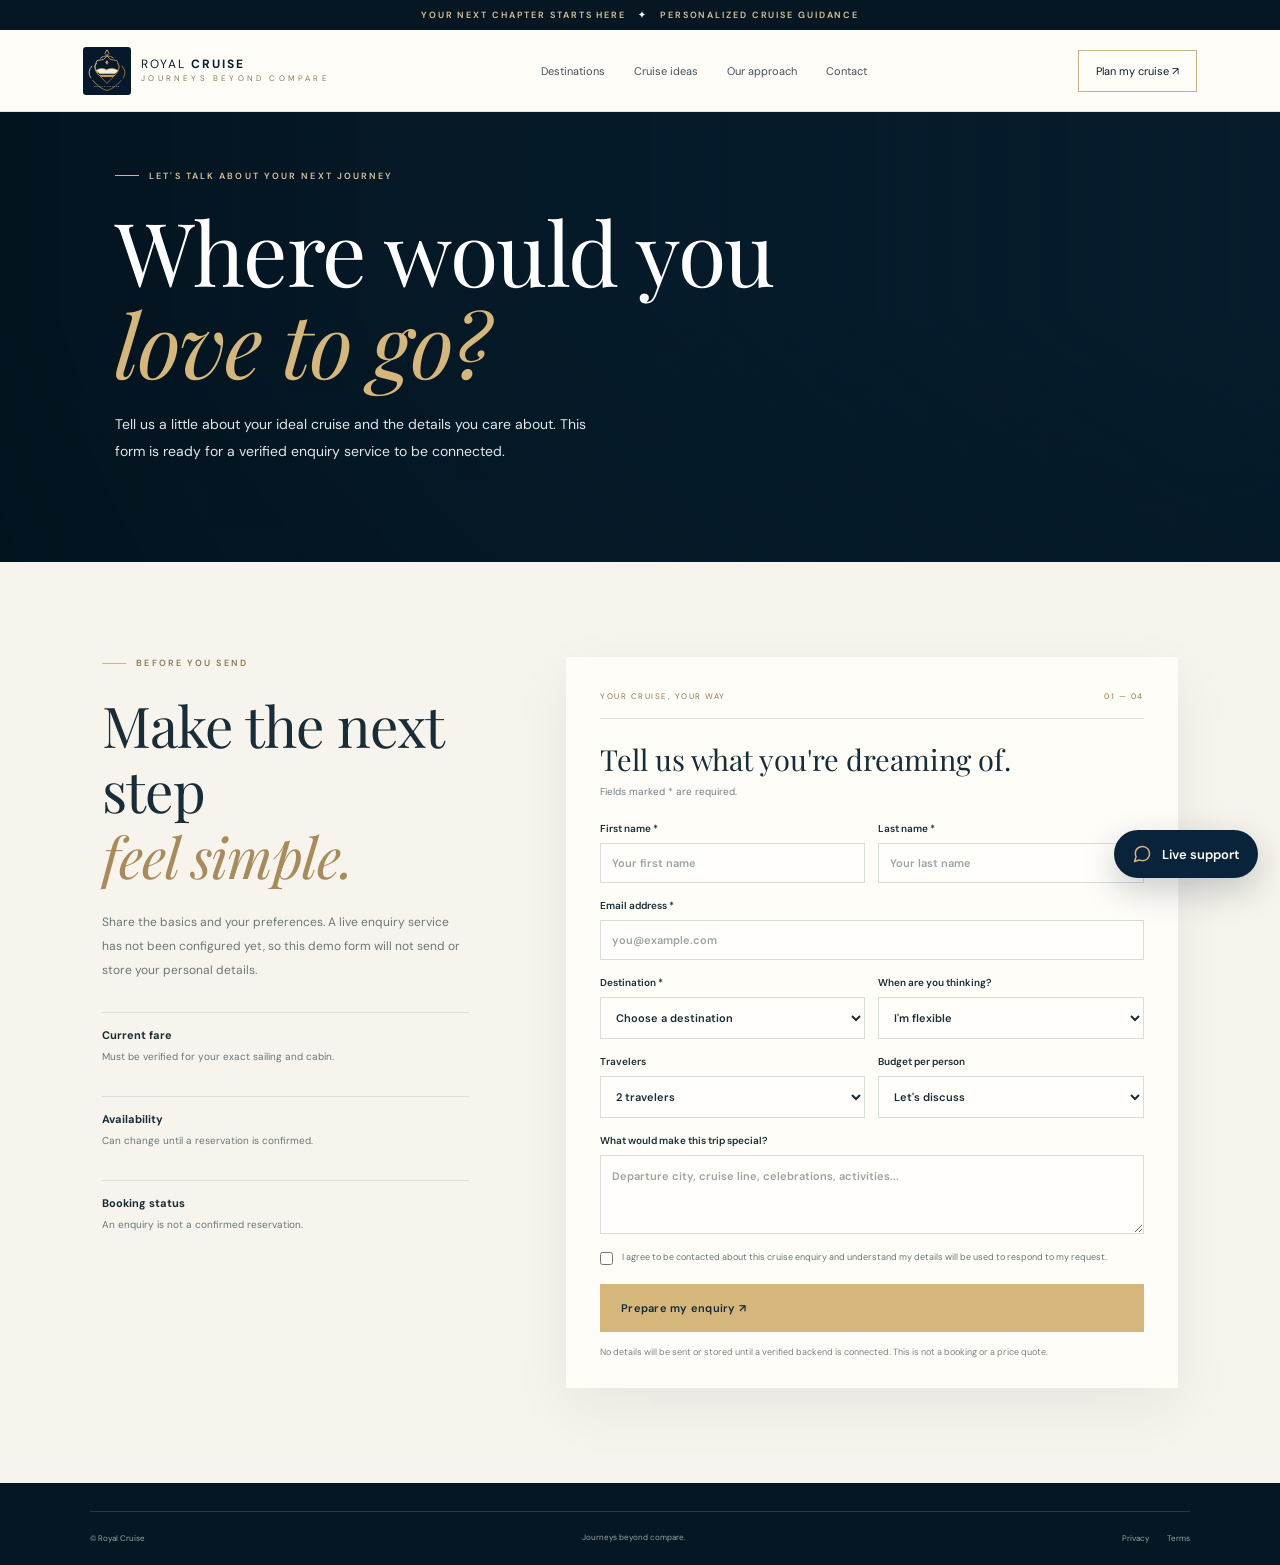
<file: contact.html>
<!doctype html><html lang="en"><head><meta charset="utf-8"><meta name="viewport" content="width=device-width,initial-scale=1"><title>Plan Your Cruise | Royal Cruise</title><meta name="description" content="Tell Royal Cruise what you're looking for and start a personalized cruise planning enquiry."><link rel="stylesheet" href="./styles.css"><link rel="stylesheet" href="./pages.css"><link href="https://fonts.googleapis.com/css2?family=DM+Sans:wght@400;500;600;700&family=Playfair+Display:ital,wght@0,400;0,500;1,400&display=swap" rel="stylesheet"><link rel="icon" type="image/svg+xml" href="./assets/royal-cruise-logo.svg"><link rel="shortcut icon" href="./assets/royal-cruise-logo.svg" type="image/svg+xml"></head><body><div class="announcement">YOUR NEXT CHAPTER STARTS HERE <span>✦</span> PERSONALIZED CRUISE GUIDANCE</div><header class="header"><a class="brand" href="./index.html"><img class="brand-logo" src="./assets/royal-cruise-logo.svg" alt=""><span class="brand-name">ROYAL <b>CRUISE</b><small>JOURNEYS BEYOND COMPARE</small></span></a><button class="menu-toggle" aria-label="Open navigation" aria-expanded="false">☰</button><nav class="nav"><a href="./destinations.html">Destinations</a><a href="./cruise-ideas.html">Cruise ideas</a><a href="./planning.html">Our approach</a><a href="./contact.html">Contact</a></nav><a class="nav-cta" href="./contact.html">Plan my cruise ↗</a></header><main class="page-main"><section class="page-hero contact-hero" style="--page-image:url('https://images.unsplash.com/photo-1548574505-5e239809ee19?auto=format&fit=crop&w=2000&q=85')"><div class="page-hero-content"><p class="eyebrow"><span></span> LET'S TALK ABOUT YOUR NEXT JOURNEY</p><h1>Where would you<br><em>love to go?</em></h1><p>Tell us a little about your ideal cruise and the details you care about. This form is ready for a verified enquiry service to be connected.</p></div></section><section class="page-section contact-layout"><div><p class="eyebrow dark"><span></span> BEFORE YOU SEND</p><h2>Make the next step<br><em>feel simple.</em></h2><p class="contact-explainer">Share the basics and your preferences. A live enquiry service has not been configured yet, so this demo form will not send or store your personal details.</p><div class="contact-points"><p><b>Current fare</b><span>Must be verified for your exact sailing and cabin.</span></p><p><b>Availability</b><span>Can change until a reservation is confirmed.</span></p><p><b>Booking status</b><span>An enquiry is not a confirmed reservation.</span></p></div></div><form class="enquiry-form" id="enquiry-form"><div class="form-top"><span>YOUR CRUISE, YOUR WAY</span><span>01 — 04</span></div><h3>Tell us what you're dreaming of.</h3><p>Fields marked * are required.</p><div class="form-row"><label>First name *<input name="firstName" autocomplete="given-name" required maxlength="80" placeholder="Your first name"></label><label>Last name *<input name="lastName" autocomplete="family-name" required maxlength="80" placeholder="Your last name"></label></div><label>Email address *<input type="email" name="email" autocomplete="email" required maxlength="254" placeholder="you@example.com"></label><div class="form-row"><label>Destination *<select name="destination" id="destination" required><option value="">Choose a destination</option><option>Caribbean</option><option>Bahamas</option><option>Alaska</option><option>Mediterranean / Europe</option><option>Mexico</option><option>Not sure yet</option></select></label><label>When are you thinking?<select name="timing"><option value="">I'm flexible</option><option>Within 3 months</option><option>3–6 months</option><option>6–12 months</option><option>More than a year away</option></select></label></div><div class="form-row"><label>Travelers<select name="travelers"><option>1 traveler</option><option selected>2 travelers</option><option>3–4 travelers</option><option>5–6 travelers</option><option>7+ travelers</option></select></label><label>Budget per person<select name="budget"><option value="">Let's discuss</option><option>Under $1,000</option><option>$1,000–$2,000</option><option>$2,000–$4,000</option><option>$4,000+</option></select></label></div><label>What would make this trip special?<textarea name="notes" rows="3" maxlength="2000" placeholder="Departure city, cruise line, celebrations, activities..."></textarea></label><label class="consent"><input type="checkbox" name="consent" required><span>I agree to be contacted about this cruise enquiry and understand my details will be used to respond to my request.</span></label><button class="button button-gold submit-button" type="submit">Prepare my enquiry ↗</button><div class="form-message" role="status" aria-live="polite"></div><small class="form-privacy">No details will be sent or stored until a verified backend is connected. This is not a booking or a price quote.</small></form></section></main><footer class="footer"><div class="footer-bottom"><span>© <span id="year"></span> Royal Cruise</span><span>Journeys beyond compare.</span><div><a href="./privacy.html">Privacy</a><a href="./terms.html">Terms</a></div></div></footer><script src="./app.js" defer></script><script src="./pages.js" defer></script><script src="./support-chat.js" defer></script></body></html>
</file>
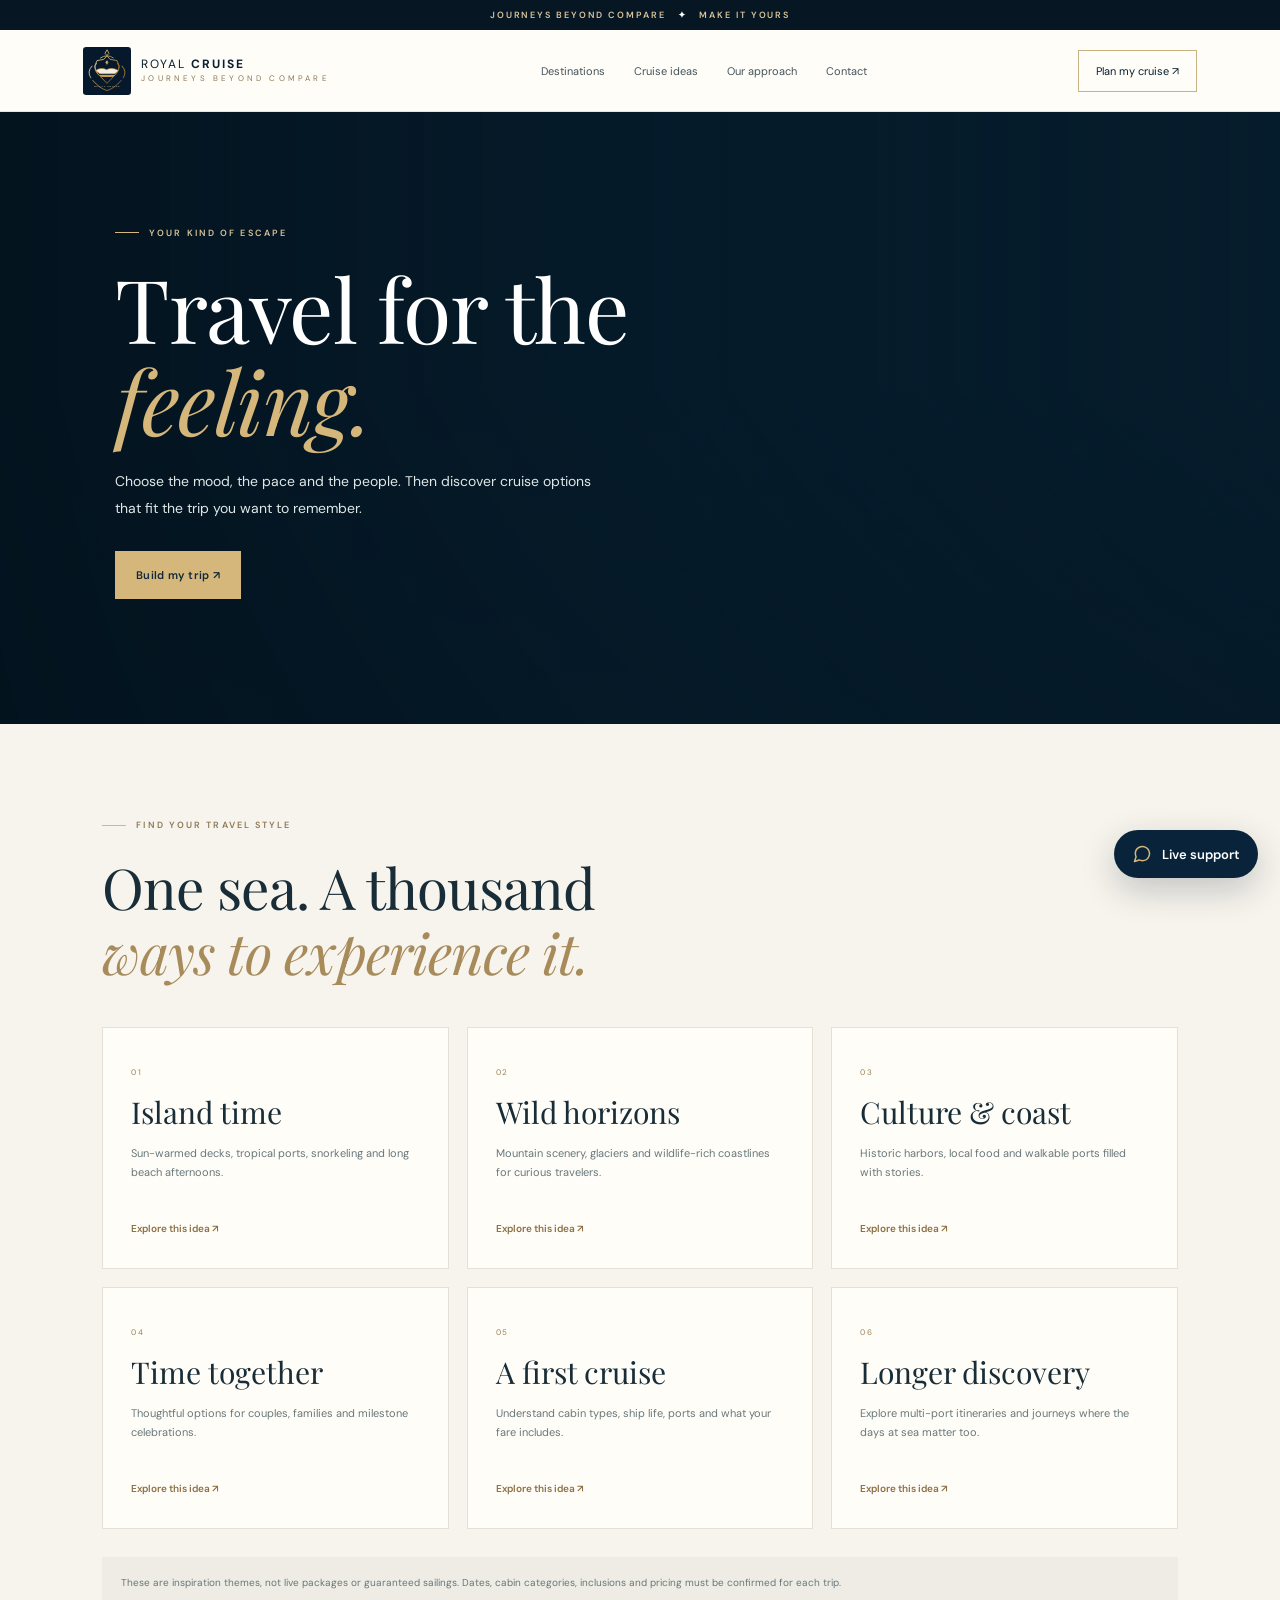
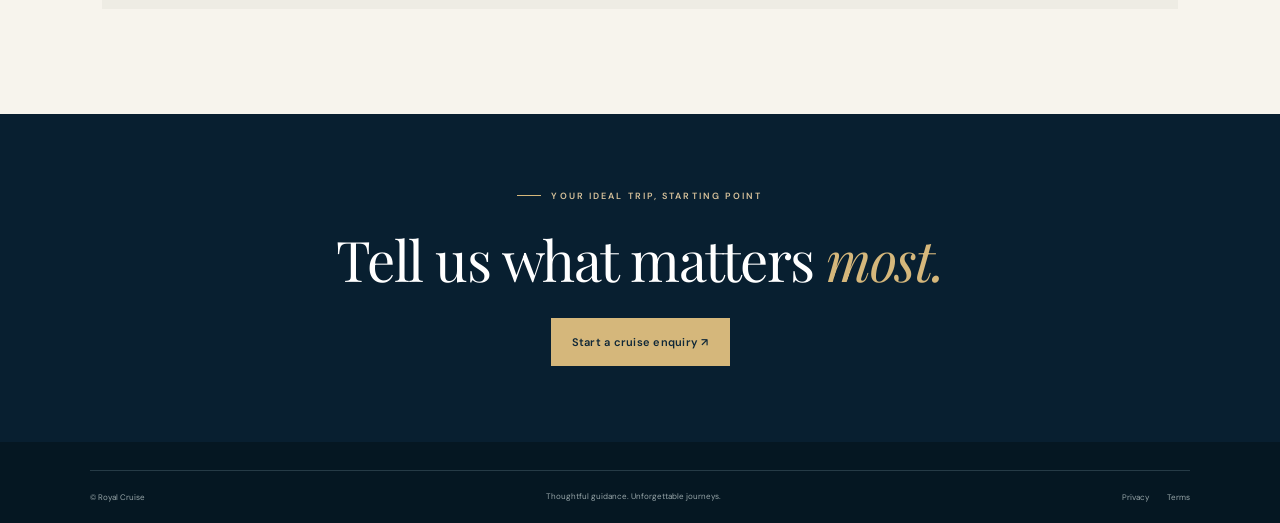
<file: cruise-ideas.html>
<!doctype html><html lang="en"><head><meta charset="utf-8"><meta name="viewport" content="width=device-width,initial-scale=1"><title>Cruise Ideas | Royal Cruise</title><meta name="description" content="Discover cruise holiday ideas for sun seekers, curious explorers, couples and families."><link rel="stylesheet" href="./styles.css"><link rel="stylesheet" href="./pages.css"><link href="https://fonts.googleapis.com/css2?family=DM+Sans:wght@400;500;600;700&family=Playfair+Display:ital,wght@0,400;0,500;1,400&display=swap" rel="stylesheet"><link rel="icon" type="image/svg+xml" href="./assets/royal-cruise-logo.svg"><link rel="shortcut icon" href="./assets/royal-cruise-logo.svg" type="image/svg+xml"></head><body><div class="announcement">JOURNEYS BEYOND COMPARE <span>✦</span> MAKE IT YOURS</div><header class="header"><a class="brand" href="./index.html"><img class="brand-logo" src="./assets/royal-cruise-logo.svg" alt=""><span class="brand-name">ROYAL <b>CRUISE</b><small>JOURNEYS BEYOND COMPARE</small></span></a><button class="menu-toggle" aria-label="Open navigation" aria-expanded="false">☰</button><nav class="nav"><a href="./destinations.html">Destinations</a><a href="./cruise-ideas.html">Cruise ideas</a><a href="./planning.html">Our approach</a><a href="./contact.html">Contact</a></nav><a class="nav-cta" href="./contact.html">Plan my cruise ↗</a></header><main class="page-main"><section class="page-hero" style="--page-image:url('https://images.unsplash.com/photo-1548574505-5e239809ee19?auto=format&fit=crop&w=2000&q=85')"><div class="page-hero-content"><p class="eyebrow"><span></span> YOUR KIND OF ESCAPE</p><h1>Travel for the <em>feeling.</em></h1><p>Choose the mood, the pace and the people. Then discover cruise options that fit the trip you want to remember.</p><a class="button button-gold" href="./contact.html">Build my trip ↗</a></div></section><section class="page-section"><div class="page-heading"><p class="eyebrow dark"><span></span> FIND YOUR TRAVEL STYLE</p><h2>One sea. A thousand<br><em>ways to experience it.</em></h2></div><div class="idea-grid"><article><span>01</span><h3>Island time</h3><p>Sun-warmed decks, tropical ports, snorkeling and long beach afternoons.</p><a href="./contact.html?interest=Island%20time">Explore this idea ↗</a></article><article><span>02</span><h3>Wild horizons</h3><p>Mountain scenery, glaciers and wildlife-rich coastlines for curious travelers.</p><a href="./contact.html?interest=Wild%20horizons">Explore this idea ↗</a></article><article><span>03</span><h3>Culture & coast</h3><p>Historic harbors, local food and walkable ports filled with stories.</p><a href="./contact.html?interest=Culture%20and%20coast">Explore this idea ↗</a></article><article><span>04</span><h3>Time together</h3><p>Thoughtful options for couples, families and milestone celebrations.</p><a href="./contact.html?interest=Time%20together">Explore this idea ↗</a></article><article><span>05</span><h3>A first cruise</h3><p>Understand cabin types, ship life, ports and what your fare includes.</p><a href="./contact.html?interest=First%20cruise">Explore this idea ↗</a></article><article><span>06</span><h3>Longer discovery</h3><p>Explore multi-port itineraries and journeys where the days at sea matter too.</p><a href="./contact.html?interest=Longer%20discovery">Explore this idea ↗</a></article></div><p class="availability-note">These are inspiration themes, not live packages or guaranteed sailings. Dates, cabin categories, inclusions and pricing must be confirmed for each trip.</p></section><section class="page-cta"><p class="eyebrow"><span></span> YOUR IDEAL TRIP, STARTING POINT</p><h2>Tell us what matters <em>most.</em></h2><a class="button button-gold" href="./contact.html">Start a cruise enquiry ↗</a></section></main><footer class="footer"><div class="footer-bottom"><span>© <span id="year"></span> Royal Cruise</span><span>Thoughtful guidance. Unforgettable journeys.</span><div><a href="./privacy.html">Privacy</a><a href="./terms.html">Terms</a></div></div></footer><script src="./app.js" defer></script><script src="./pages.js" defer></script><script src="./support-chat.js" defer></script></body></html>
</file>
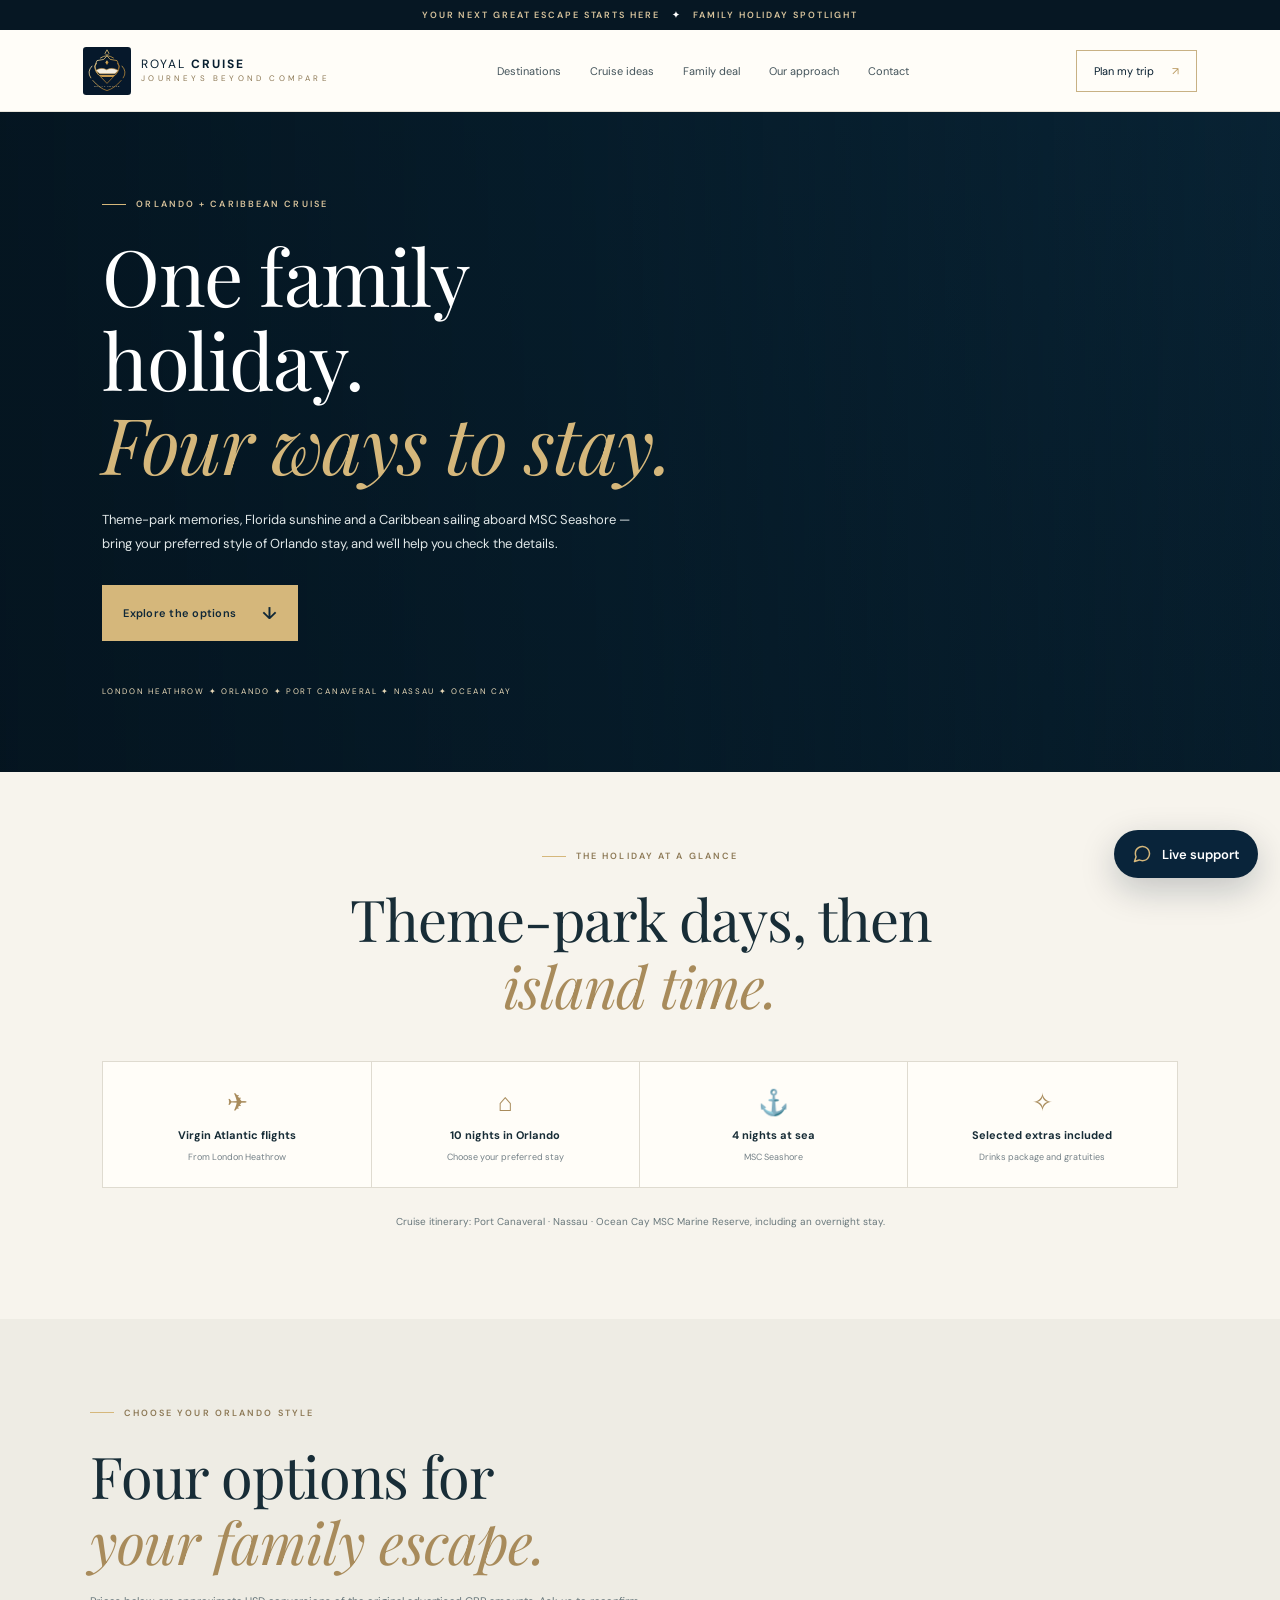
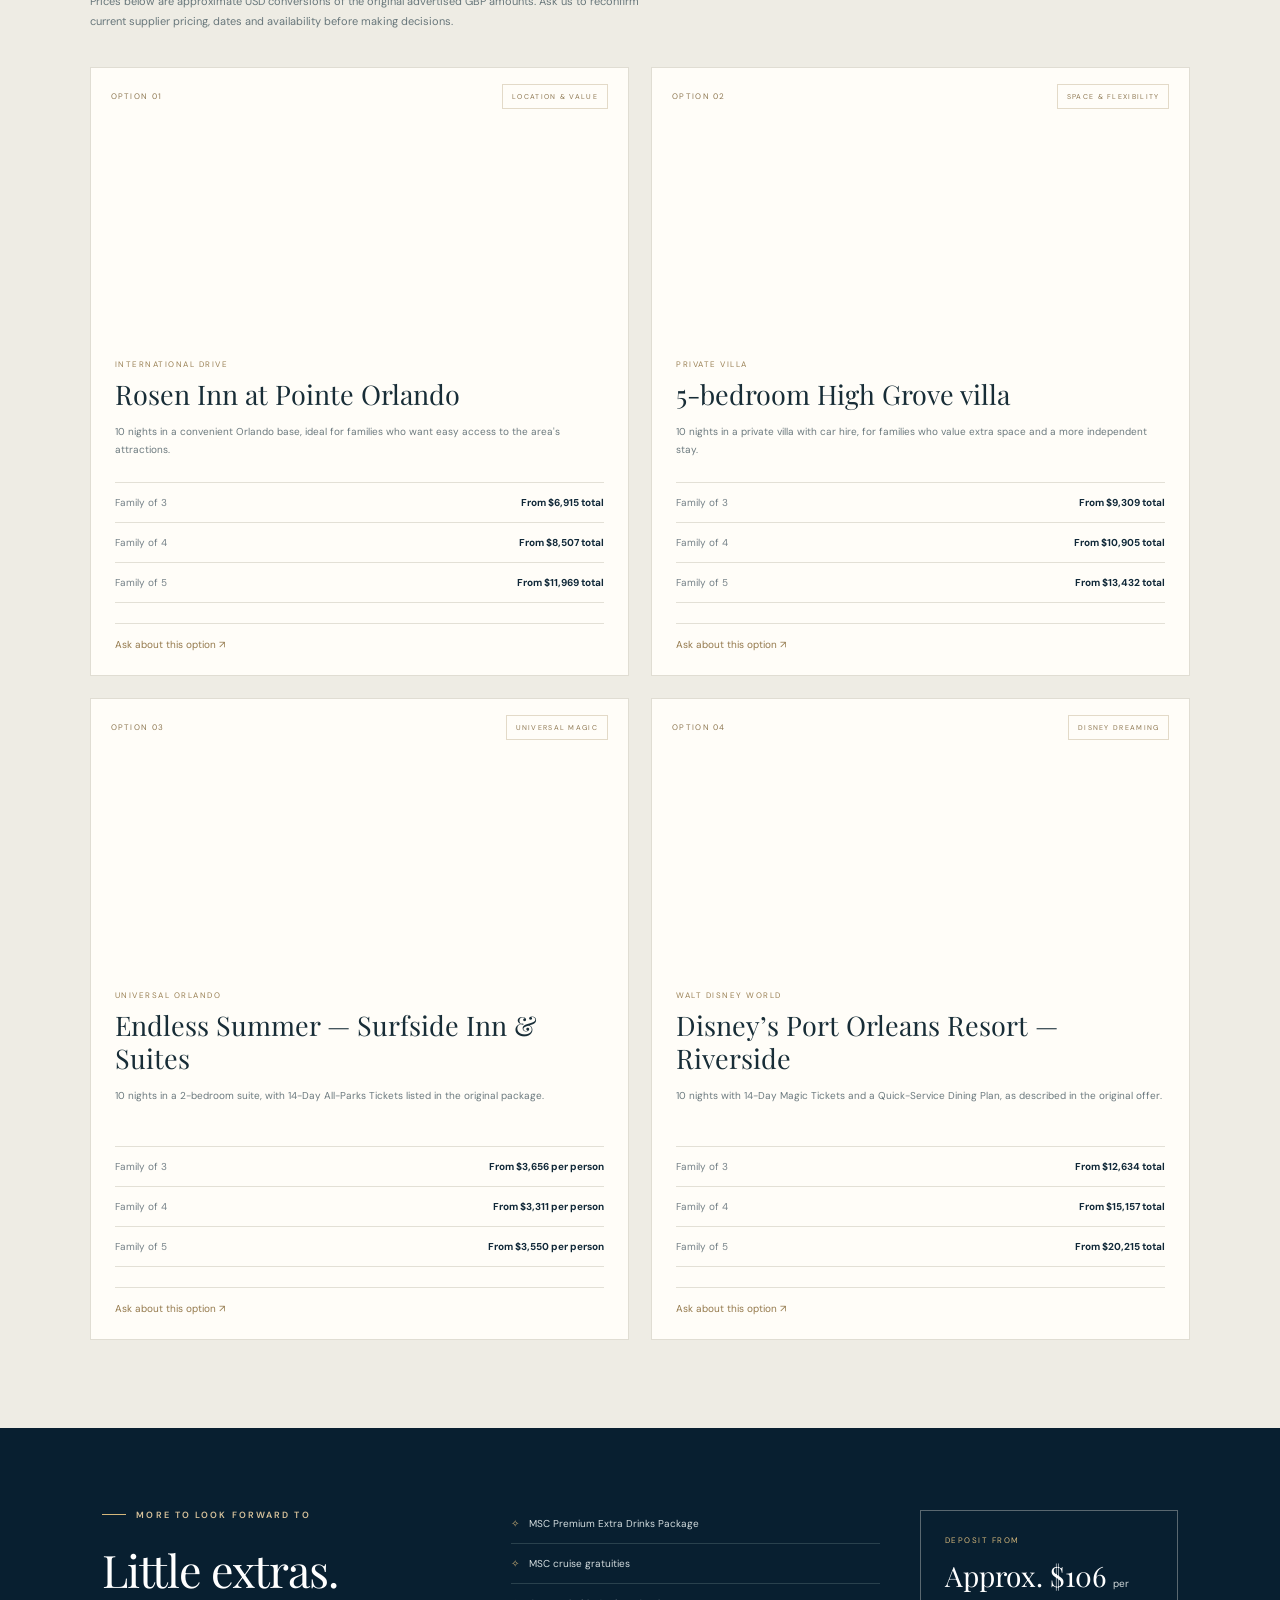
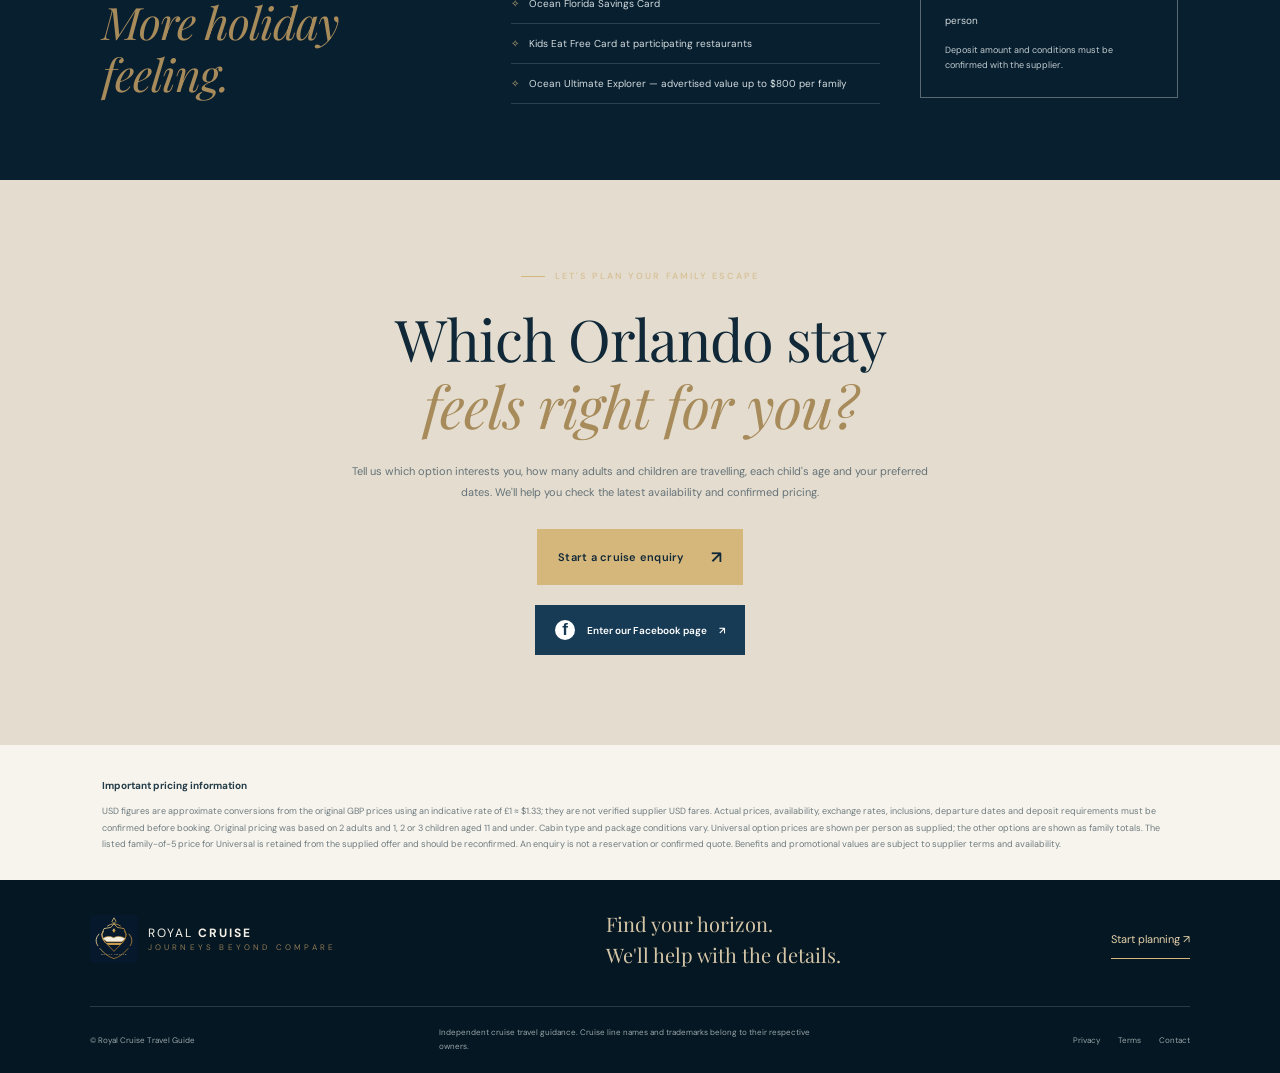
<file: family-cruise-deal.html>
<!doctype html>
<html lang="en">
<head>
<meta charset="utf-8"><meta name="viewport" content="width=device-width,initial-scale=1">
<title>Orlando & Caribbean Cruise Family Holiday | Royal Cruise</title>
<meta name="description" content="Explore four Orlando stay options paired with a 4-night Caribbean cruise aboard MSC Seashore. Request current pricing and availability from Royal Cruise Travel Guide.">
<meta name="theme-color" content="#071d2c">
<link rel="icon" href="./assets/royal-cruise-logo.svg" type="image/svg+xml">
<link rel="preconnect" href="https://fonts.googleapis.com"><link rel="preconnect" href="https://fonts.gstatic.com" crossorigin>
<link href="https://fonts.googleapis.com/css2?family=DM+Sans:wght@400;500;600;700&family=Playfair+Display:ital,wght@0,400;0,500;0,600;1,400&display=swap" rel="stylesheet">
<link rel="stylesheet" href="./styles.css"><link rel="stylesheet" href="./pages.css"><link rel="stylesheet" href="./family-deal.css">
</head>
<body>
<div class="announcement">YOUR NEXT GREAT ESCAPE STARTS HERE <span>✦</span> FAMILY HOLIDAY SPOTLIGHT</div>
<header class="header"><a class="brand" href="./index.html" aria-label="Royal Cruise home"><img class="brand-logo" src="./assets/royal-cruise-logo.svg" alt=""><span class="brand-name">ROYAL <b>CRUISE</b><small>JOURNEYS BEYOND COMPARE</small></span></a><button class="menu-toggle" aria-label="Open navigation" aria-expanded="false">☰</button><nav class="nav"><a href="./destinations.html">Destinations</a><a href="./cruise-ideas.html">Cruise ideas</a><a href="./family-cruise-deal.html" aria-current="page">Family deal</a><a href="./planning.html">Our approach</a><a href="./contact.html">Contact</a></nav><a class="nav-cta" href="./index.html#plan">Plan my trip <span>↗</span></a></header>
<main>
<section class="deal-hero"><div class="deal-hero-overlay"></div><div class="deal-hero-content"><p class="eyebrow"><span></span> ORLANDO + CARIBBEAN CRUISE</p><h1>One family holiday.<br><em>Four ways to stay.</em></h1><p>Theme-park memories, Florida sunshine and a Caribbean sailing aboard MSC Seashore — bring your preferred style of Orlando stay, and we'll help you check the details.</p><a class="button button-gold" href="#options">Explore the options <span>↓</span></a><div class="deal-route">LONDON HEATHROW ✦ ORLANDO ✦ PORT CANAVERAL ✦ NASSAU ✦ OCEAN CAY</div></div></section>
<section class="deal-intro"><p class="eyebrow dark"><span></span> THE HOLIDAY AT A GLANCE</p><h2>Theme-park days, then<br><em>island time.</em></h2><div class="deal-inclusions"><div><span>✈</span><b>Virgin Atlantic flights</b><small>From London Heathrow</small></div><div><span>⌂</span><b>10 nights in Orlando</b><small>Choose your preferred stay</small></div><div><span>⚓</span><b>4 nights at sea</b><small>MSC Seashore</small></div><div><span>✧</span><b>Selected extras included</b><small>Drinks package and gratuities</small></div></div><p class="deal-note">Cruise itinerary: Port Canaveral · Nassau · Ocean Cay MSC Marine Reserve, including an overnight stay.</p></section>
<section class="deal-options" id="options"><div class="deal-section-heading"><p class="eyebrow dark"><span></span> CHOOSE YOUR ORLANDO STYLE</p><h2>Four options for<br><em>your family escape.</em></h2><p>Prices below are approximate USD conversions of the original advertised GBP amounts. Ask us to reconfirm current supplier pricing, dates and availability before making decisions.</p></div>
<div class="deal-card-grid">
<article class="deal-card"><div class="deal-card-top"><span>OPTION 01</span><span class="deal-tag">LOCATION & VALUE</span></div><div class="deal-card-image image-drive"></div><div class="deal-card-body"><p class="deal-kicker">INTERNATIONAL DRIVE</p><h3>Rosen Inn at Pointe Orlando</h3><p>10 nights in a convenient Orlando base, ideal for families who want easy access to the area's attractions.</p><div class="price-table"><div><span>Family of 3</span><b>From $6,915 total</b></div><div><span>Family of 4</span><b>From $8,507 total</b></div><div><span>Family of 5</span><b>From $11,969 total</b></div></div><a class="deal-link" href="./index.html#plan" data-deal="Option 1 — Rosen Inn at Pointe Orlando">Ask about this option ↗</a></div></article>
<article class="deal-card"><div class="deal-card-top"><span>OPTION 02</span><span class="deal-tag">SPACE & FLEXIBILITY</span></div><div class="deal-card-image image-villa"></div><div class="deal-card-body"><p class="deal-kicker">PRIVATE VILLA</p><h3>5-bedroom High Grove villa</h3><p>10 nights in a private villa with car hire, for families who value extra space and a more independent stay.</p><div class="price-table"><div><span>Family of 3</span><b>From $9,309 total</b></div><div><span>Family of 4</span><b>From $10,905 total</b></div><div><span>Family of 5</span><b>From $13,432 total</b></div></div><a class="deal-link" href="./index.html#plan" data-deal="Option 2 — High Grove private villa with car hire">Ask about this option ↗</a></div></article>
<article class="deal-card"><div class="deal-card-top"><span>OPTION 03</span><span class="deal-tag">UNIVERSAL MAGIC</span></div><div class="deal-card-image image-universal"></div><div class="deal-card-body"><p class="deal-kicker">UNIVERSAL ORLANDO</p><h3>Endless Summer — Surfside Inn & Suites</h3><p>10 nights in a 2-bedroom suite, with 14-Day All-Parks Tickets listed in the original package.</p><div class="price-table"><div><span>Family of 3</span><b>From $3,656 per person</b></div><div><span>Family of 4</span><b>From $3,311 per person</b></div><div><span>Family of 5</span><b>From $3,550 per person</b></div></div><a class="deal-link" href="./index.html#plan" data-deal="Option 3 — Universal Orlando, Surfside Inn & Suites">Ask about this option ↗</a></div></article>
<article class="deal-card"><div class="deal-card-top"><span>OPTION 04</span><span class="deal-tag">DISNEY DREAMING</span></div><div class="deal-card-image image-disney"></div><div class="deal-card-body"><p class="deal-kicker">WALT DISNEY WORLD</p><h3>Disney’s Port Orleans Resort — Riverside</h3><p>10 nights with 14-Day Magic Tickets and a Quick-Service Dining Plan, as described in the original offer.</p><div class="price-table"><div><span>Family of 3</span><b>From $12,634 total</b></div><div><span>Family of 4</span><b>From $15,157 total</b></div><div><span>Family of 5</span><b>From $20,215 total</b></div></div><a class="deal-link" href="./index.html#plan" data-deal="Option 4 — Disney’s Port Orleans Resort Riverside">Ask about this option ↗</a></div></article>
</div></section>
<section class="extras-band"><div><p class="eyebrow"><span></span> MORE TO LOOK FORWARD TO</p><h2>Little extras.<br><em>More holiday feeling.</em></h2></div><ul><li>MSC Premium Extra Drinks Package</li><li>MSC cruise gratuities</li><li>Ocean Florida Savings Card</li><li>Kids Eat Free Card at participating restaurants</li><li>Ocean Ultimate Explorer — advertised value up to $800 per family</li></ul><div class="deposit-note"><span>DEPOSIT FROM</span><b>Approx. $106 <small>per person</small></b><p>Deposit amount and conditions must be confirmed with the supplier.</p></div></section>
<section class="deal-cta"><p class="eyebrow"><span></span> LET'S PLAN YOUR FAMILY ESCAPE</p><h2>Which Orlando stay<br><em>feels right for you?</em></h2><p>Tell us which option interests you, how many adults and children are travelling, each child's age and your preferred dates. We'll help you check the latest availability and confirmed pricing.</p><a class="button button-gold" href="./index.html#plan">Start a cruise enquiry <span>↗</span></a><a class="facebook-button" href="https://www.facebook.com/profile.php?id=61595525035322&amp;mibextid=ZbWKwL" target="_blank" rel="noopener noreferrer"><span class="facebook-mark">f</span> Enter our Facebook page <span>↗</span></a></section>
<section class="deal-disclaimer"><b>Important pricing information</b><p>USD figures are approximate conversions from the original GBP prices using an indicative rate of £1 ≈ $1.33; they are not verified supplier USD fares. Actual prices, availability, exchange rates, inclusions, departure dates and deposit requirements must be confirmed before booking. Original pricing was based on 2 adults and 1, 2 or 3 children aged 11 and under. Cabin type and package conditions vary. Universal option prices are shown per person as supplied; the other options are shown as family totals. The listed family-of-5 price for Universal is retained from the supplied offer and should be reconfirmed. An enquiry is not a reservation or confirmed quote. Benefits and promotional values are subject to supplier terms and availability.</p></section>
</main>
<footer class="footer"><div class="footer-main"><a class="brand brand-footer" href="./index.html"><img class="brand-logo" src="./assets/royal-cruise-logo.svg" alt=""><span class="brand-name">ROYAL <b>CRUISE</b><small>JOURNEYS BEYOND COMPARE</small></span></a><p>Find your horizon.<br>We'll help with the details.</p><a class="footer-cta" href="./index.html#plan">Start planning ↗</a></div><div class="footer-bottom"><span>© <span id="year"></span> Royal Cruise Travel Guide</span><span>Independent cruise travel guidance. Cruise line names and trademarks belong to their respective owners.</span><div><a href="./privacy.html">Privacy</a><a href="./terms.html">Terms</a><a href="./contact.html">Contact</a></div></div></footer>
<script src="./app.js" defer></script><script src="./pages.js" defer></script><script src="./support-chat.js" defer></script>
<script>document.querySelectorAll('[data-deal]').forEach(function(link){link.addEventListener('click',function(){try{sessionStorage.setItem('royalCruiseDeal',link.dataset.deal)}catch(e){}})});</script>
</body></html>
</file>
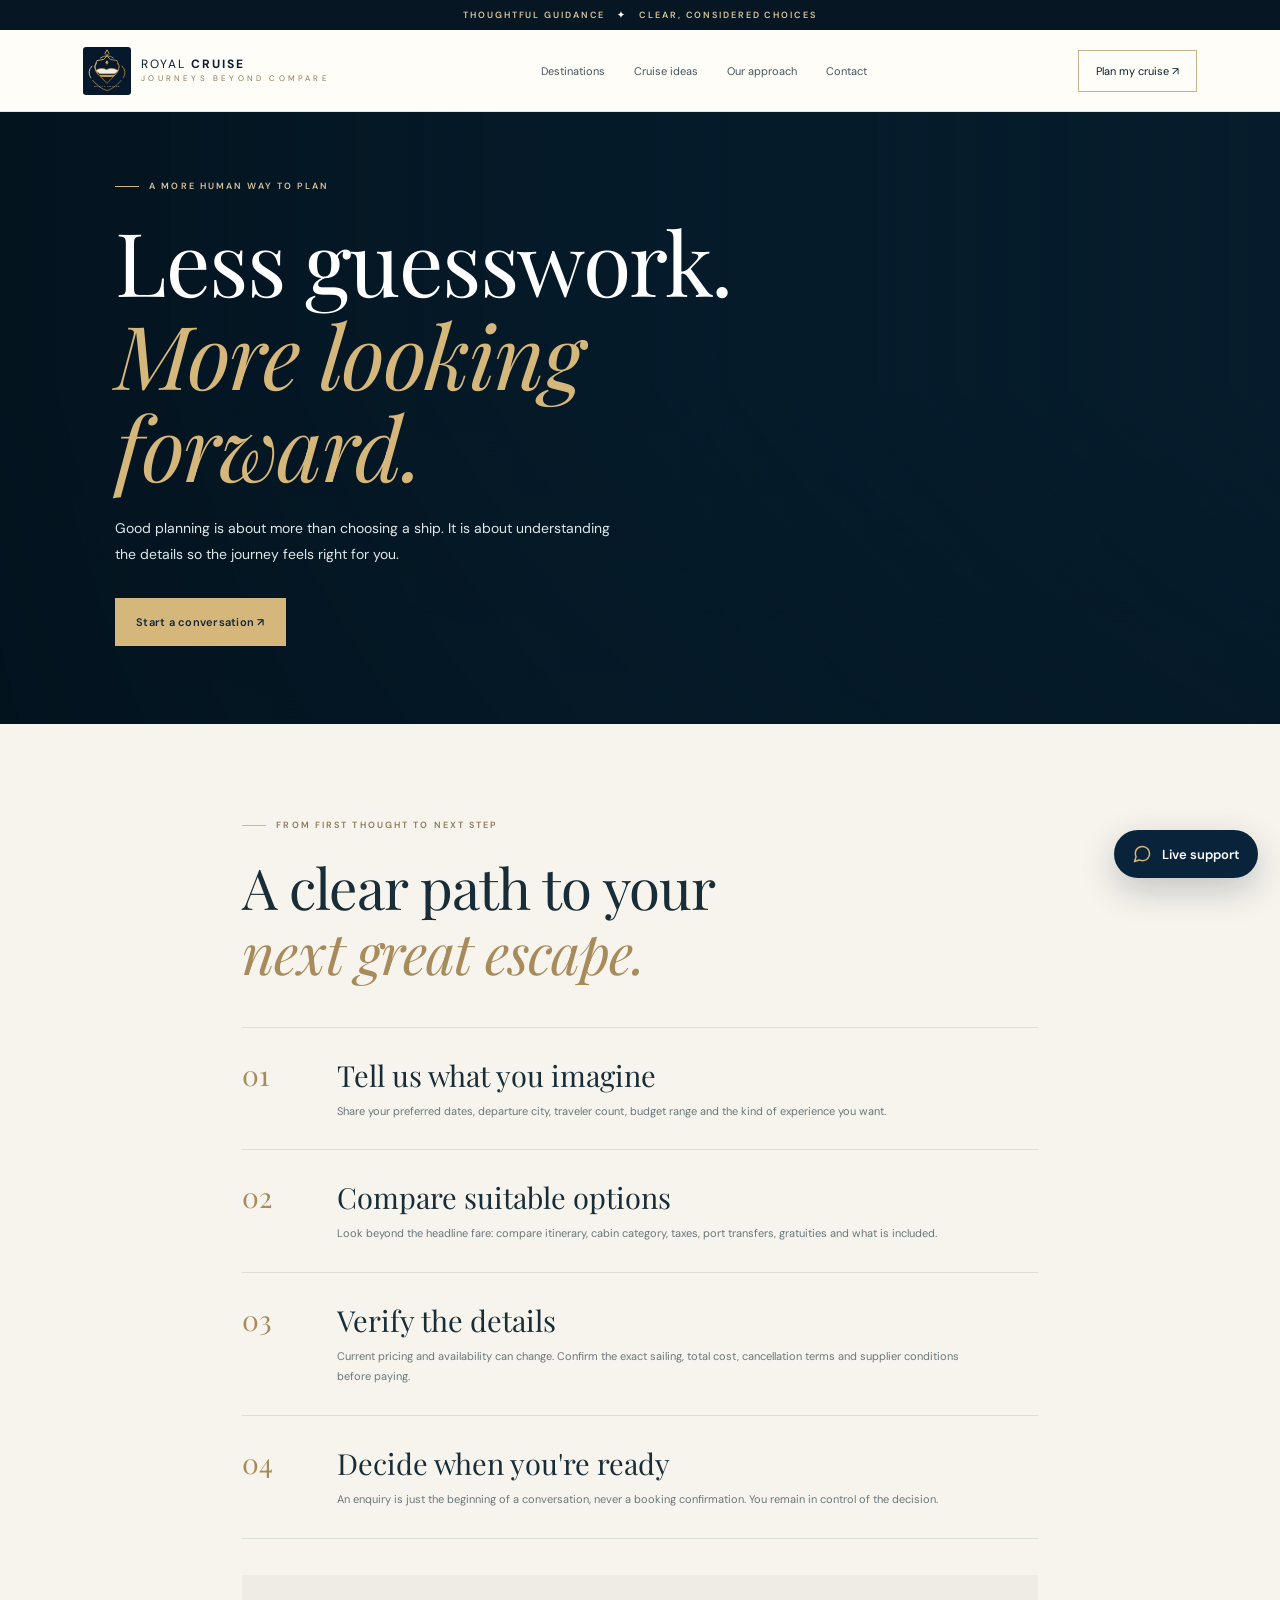
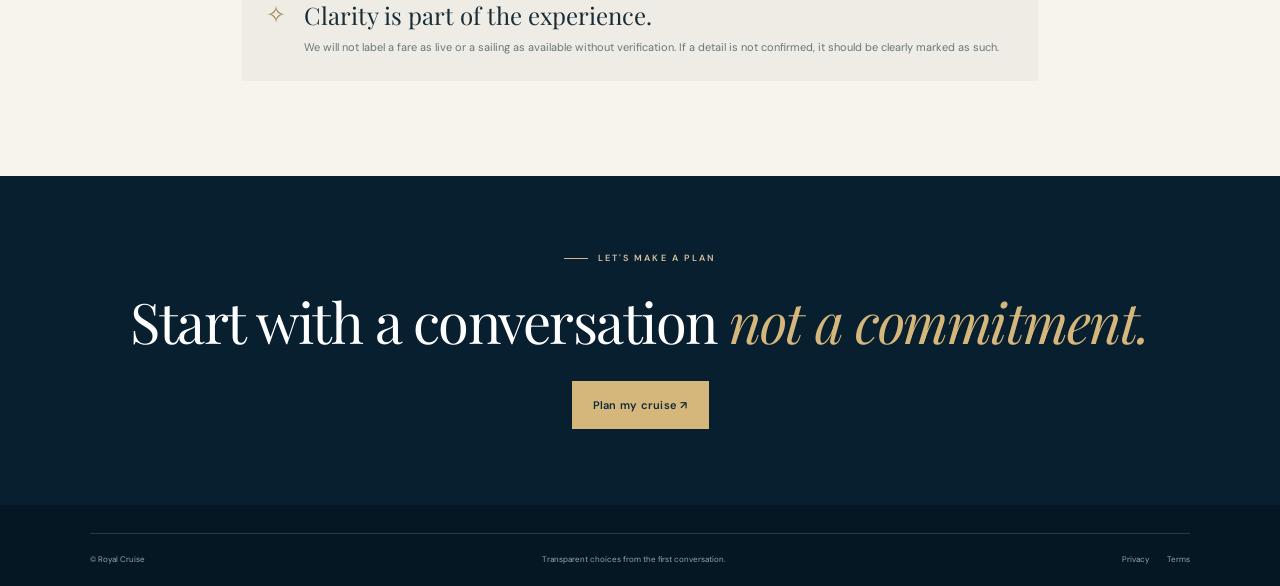
<file: planning.html>
<!doctype html><html lang="en"><head><meta charset="utf-8"><meta name="viewport" content="width=device-width,initial-scale=1"><title>How We Help You Plan | Royal Cruise</title><meta name="description" content="A clear, considered approach to planning your cruise: compare itineraries, understand inclusions and verify pricing."><link rel="stylesheet" href="./styles.css"><link rel="stylesheet" href="./pages.css"><link href="https://fonts.googleapis.com/css2?family=DM+Sans:wght@400;500;600;700&family=Playfair+Display:ital,wght@0,400;0,500;1,400&display=swap" rel="stylesheet"><link rel="icon" type="image/svg+xml" href="./assets/royal-cruise-logo.svg"><link rel="shortcut icon" href="./assets/royal-cruise-logo.svg" type="image/svg+xml"></head><body><div class="announcement">THOUGHTFUL GUIDANCE <span>✦</span> CLEAR, CONSIDERED CHOICES</div><header class="header"><a class="brand" href="./index.html"><img class="brand-logo" src="./assets/royal-cruise-logo.svg" alt=""><span class="brand-name">ROYAL <b>CRUISE</b><small>JOURNEYS BEYOND COMPARE</small></span></a><button class="menu-toggle" aria-label="Open navigation" aria-expanded="false">☰</button><nav class="nav"><a href="./destinations.html">Destinations</a><a href="./cruise-ideas.html">Cruise ideas</a><a href="./planning.html">Our approach</a><a href="./contact.html">Contact</a></nav><a class="nav-cta" href="./contact.html">Plan my cruise ↗</a></header><main class="page-main"><section class="page-hero" style="--page-image:url('https://images.unsplash.com/photo-1500375592092-40eb2168fd21?auto=format&fit=crop&w=2000&q=85')"><div class="page-hero-content"><p class="eyebrow"><span></span> A MORE HUMAN WAY TO PLAN</p><h1>Less guesswork.<br><em>More looking forward.</em></h1><p>Good planning is about more than choosing a ship. It is about understanding the details so the journey feels right for you.</p><a class="button button-gold" href="./contact.html">Start a conversation ↗</a></div></section><section class="page-section process-section"><div class="page-heading"><p class="eyebrow dark"><span></span> FROM FIRST THOUGHT TO NEXT STEP</p><h2>A clear path to your<br><em>next great escape.</em></h2></div><div class="process-list"><article><span>01</span><div><h3>Tell us what you imagine</h3><p>Share your preferred dates, departure city, traveler count, budget range and the kind of experience you want.</p></div></article><article><span>02</span><div><h3>Compare suitable options</h3><p>Look beyond the headline fare: compare itinerary, cabin category, taxes, port transfers, gratuities and what is included.</p></div></article><article><span>03</span><div><h3>Verify the details</h3><p>Current pricing and availability can change. Confirm the exact sailing, total cost, cancellation terms and supplier conditions before paying.</p></div></article><article><span>04</span><div><h3>Decide when you're ready</h3><p>An enquiry is just the beginning of a conversation, never a booking confirmation. You remain in control of the decision.</p></div></article></div><div class="planning-promise"><span>✧</span><div><h3>Clarity is part of the experience.</h3><p>We will not label a fare as live or a sailing as available without verification. If a detail is not confirmed, it should be clearly marked as such.</p></div></div></section><section class="page-cta"><p class="eyebrow"><span></span> LET'S MAKE A PLAN</p><h2>Start with a conversation <em>not a commitment.</em></h2><a class="button button-gold" href="./contact.html">Plan my cruise ↗</a></section></main><footer class="footer"><div class="footer-bottom"><span>© <span id="year"></span> Royal Cruise</span><span>Transparent choices from the first conversation.</span><div><a href="./privacy.html">Privacy</a><a href="./terms.html">Terms</a></div></div></footer><script src="./app.js" defer></script><script src="./pages.js" defer></script><script src="./support-chat.js" defer></script></body></html>
</file>
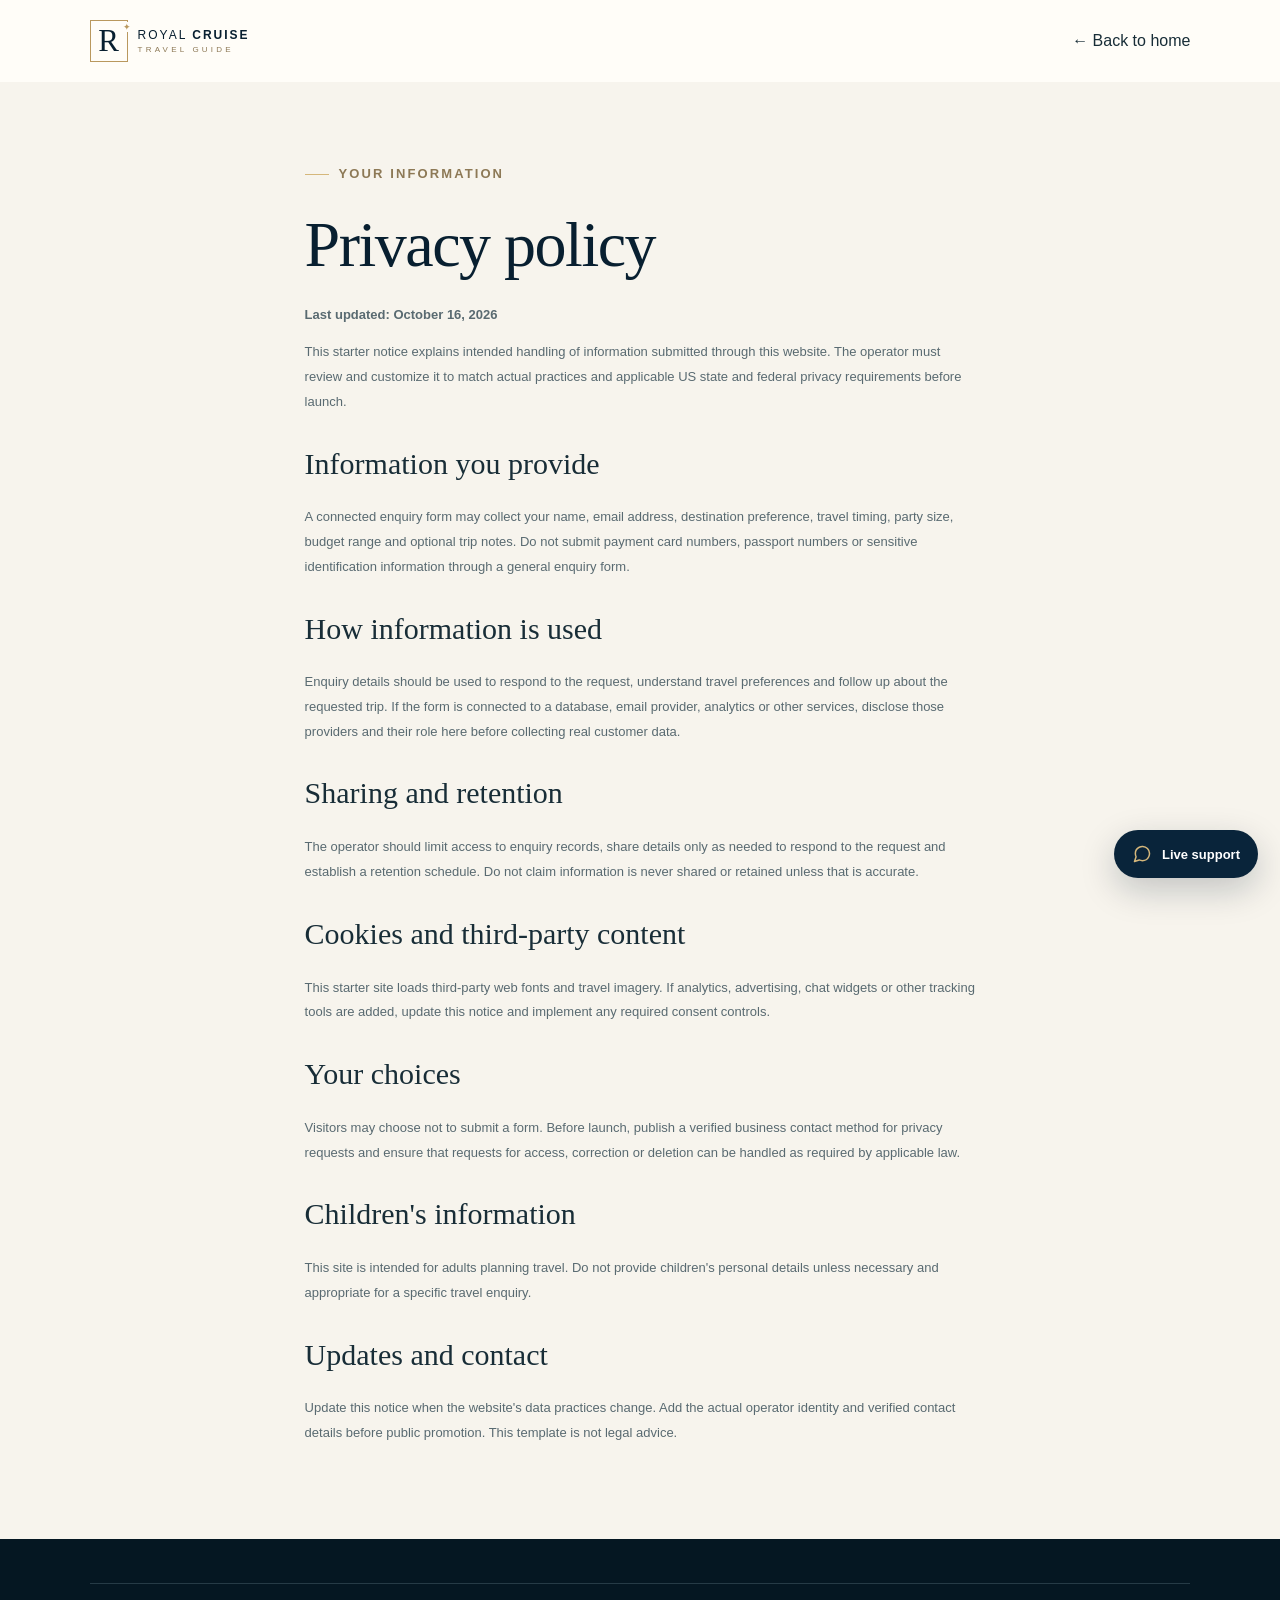
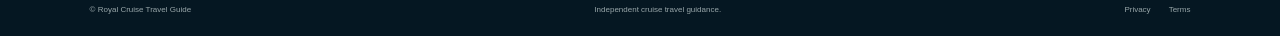
<file: privacy.html>
<!doctype html><html lang="en"><head><meta charset="utf-8"><meta name="viewport" content="width=device-width,initial-scale=1"><title>Privacy Policy | Royal Cruise Travel Guide</title><meta name="description" content="Privacy information for Royal Cruise Travel Guide website visitors."><link rel="stylesheet" href="./styles.css"><style>.legal{max-width:850px;margin:auto;padding:80px 7%;min-height:70vh}.legal h1{font-size:clamp(42px,6vw,64px);color:var(--navy)}.legal h2{font:30px var(--serif);letter-spacing:0;margin-top:32px}.legal p{font-size:13px;line-height:1.9;color:#596a71}.legal-nav{display:flex;justify-content:space-between;align-items:center;padding:20px 7%;background:var(--paper)}</style><link rel="icon" type="image/svg+xml" href="./assets/royal-cruise-logo.svg"><link rel="shortcut icon" href="./assets/royal-cruise-logo.svg" type="image/svg+xml"></head><body><div class="legal-nav"><a class="brand" href="./index.html"><span class="brand-mark">R<span>✦</span></span><span class="brand-name">ROYAL <b>CRUISE</b><small>TRAVEL GUIDE</small></span></a><a href="./index.html">← Back to home</a></div><main class="legal"><p class="eyebrow dark"><span></span> YOUR INFORMATION</p><h1>Privacy policy</h1><p><b>Last updated: October 16, 2026</b></p><p>This starter notice explains intended handling of information submitted through this website. The operator must review and customize it to match actual practices and applicable US state and federal privacy requirements before launch.</p><h2>Information you provide</h2><p>A connected enquiry form may collect your name, email address, destination preference, travel timing, party size, budget range and optional trip notes. Do not submit payment card numbers, passport numbers or sensitive identification information through a general enquiry form.</p><h2>How information is used</h2><p>Enquiry details should be used to respond to the request, understand travel preferences and follow up about the requested trip. If the form is connected to a database, email provider, analytics or other services, disclose those providers and their role here before collecting real customer data.</p><h2>Sharing and retention</h2><p>The operator should limit access to enquiry records, share details only as needed to respond to the request and establish a retention schedule. Do not claim information is never shared or retained unless that is accurate.</p><h2>Cookies and third-party content</h2><p>This starter site loads third-party web fonts and travel imagery. If analytics, advertising, chat widgets or other tracking tools are added, update this notice and implement any required consent controls.</p><h2>Your choices</h2><p>Visitors may choose not to submit a form. Before launch, publish a verified business contact method for privacy requests and ensure that requests for access, correction or deletion can be handled as required by applicable law.</p><h2>Children's information</h2><p>This site is intended for adults planning travel. Do not provide children's personal details unless necessary and appropriate for a specific travel enquiry.</p><h2>Updates and contact</h2><p>Update this notice when the website's data practices change. Add the actual operator identity and verified contact details before public promotion. This template is not legal advice.</p></main><footer class="footer"><div class="footer-bottom"><span>© <span id="year"></span> Royal Cruise Travel Guide</span><span>Independent cruise travel guidance.</span><div><a href="./privacy.html">Privacy</a><a href="./terms.html">Terms</a></div></div></footer><script src="./app.js" defer></script><script src="./support-chat.js" defer></script></body></html>
</file>
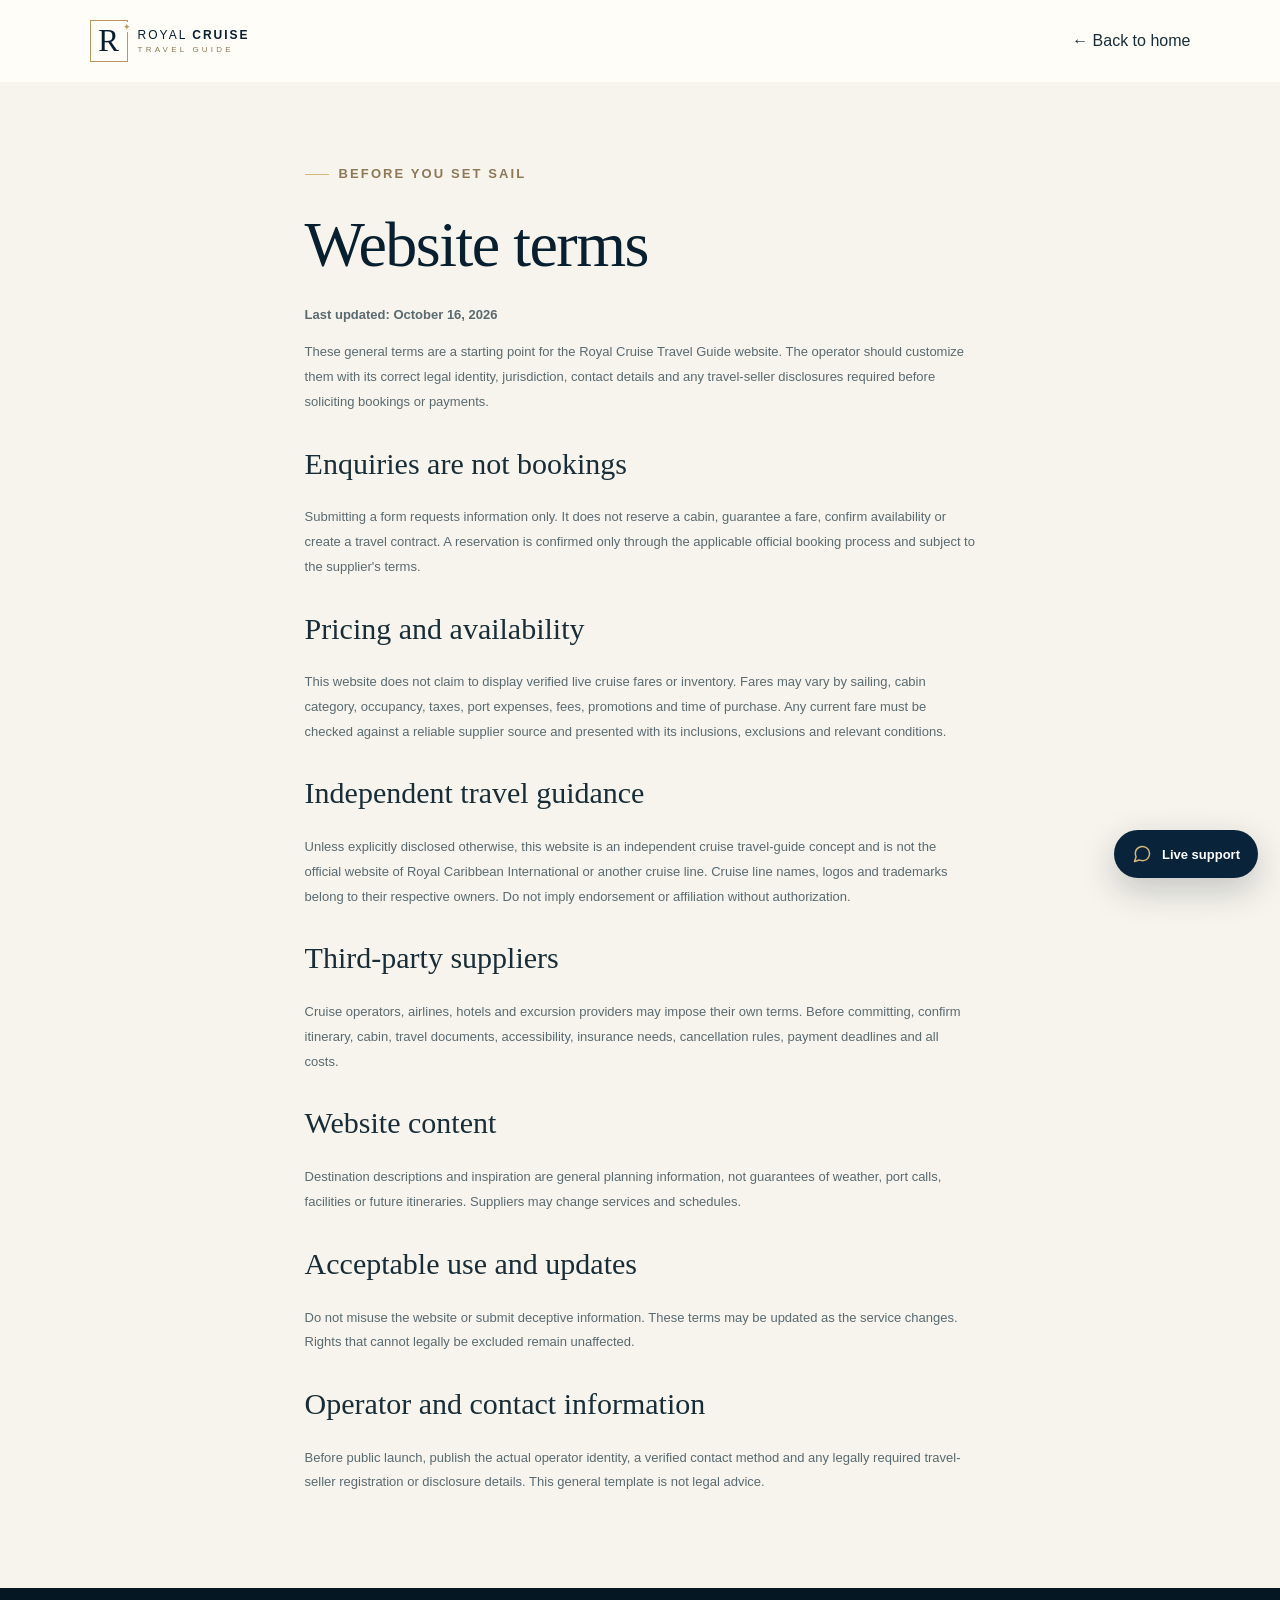
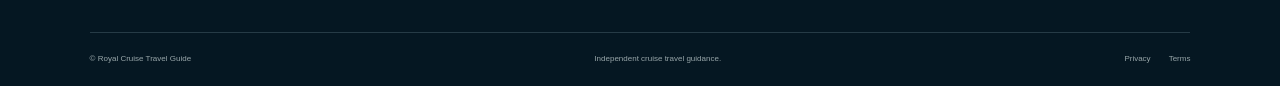
<file: terms.html>
<!doctype html><html lang="en"><head><meta charset="utf-8"><meta name="viewport" content="width=device-width,initial-scale=1"><title>Website Terms | Royal Cruise Travel Guide</title><meta name="description" content="Important booking, pricing and availability information for Royal Cruise Travel Guide."><link rel="stylesheet" href="./styles.css"><style>.legal{max-width:850px;margin:auto;padding:80px 7%;min-height:70vh}.legal h1{font-size:clamp(42px,6vw,64px);color:var(--navy)}.legal h2{font:30px var(--serif);letter-spacing:0;margin-top:32px}.legal p{font-size:13px;line-height:1.9;color:#596a71}.legal-nav{display:flex;justify-content:space-between;align-items:center;padding:20px 7%;background:var(--paper)}</style><link rel="icon" type="image/svg+xml" href="./assets/royal-cruise-logo.svg"><link rel="shortcut icon" href="./assets/royal-cruise-logo.svg" type="image/svg+xml"></head><body><div class="legal-nav"><a class="brand" href="./index.html"><span class="brand-mark">R<span>✦</span></span><span class="brand-name">ROYAL <b>CRUISE</b><small>TRAVEL GUIDE</small></span></a><a href="./index.html">← Back to home</a></div><main class="legal"><p class="eyebrow dark"><span></span> BEFORE YOU SET SAIL</p><h1>Website terms</h1><p><b>Last updated: October 16, 2026</b></p><p>These general terms are a starting point for the Royal Cruise Travel Guide website. The operator should customize them with its correct legal identity, jurisdiction, contact details and any travel-seller disclosures required before soliciting bookings or payments.</p><h2>Enquiries are not bookings</h2><p>Submitting a form requests information only. It does not reserve a cabin, guarantee a fare, confirm availability or create a travel contract. A reservation is confirmed only through the applicable official booking process and subject to the supplier's terms.</p><h2>Pricing and availability</h2><p>This website does not claim to display verified live cruise fares or inventory. Fares may vary by sailing, cabin category, occupancy, taxes, port expenses, fees, promotions and time of purchase. Any current fare must be checked against a reliable supplier source and presented with its inclusions, exclusions and relevant conditions.</p><h2>Independent travel guidance</h2><p>Unless explicitly disclosed otherwise, this website is an independent cruise travel-guide concept and is not the official website of Royal Caribbean International or another cruise line. Cruise line names, logos and trademarks belong to their respective owners. Do not imply endorsement or affiliation without authorization.</p><h2>Third-party suppliers</h2><p>Cruise operators, airlines, hotels and excursion providers may impose their own terms. Before committing, confirm itinerary, cabin, travel documents, accessibility, insurance needs, cancellation rules, payment deadlines and all costs.</p><h2>Website content</h2><p>Destination descriptions and inspiration are general planning information, not guarantees of weather, port calls, facilities or future itineraries. Suppliers may change services and schedules.</p><h2>Acceptable use and updates</h2><p>Do not misuse the website or submit deceptive information. These terms may be updated as the service changes. Rights that cannot legally be excluded remain unaffected.</p><h2>Operator and contact information</h2><p>Before public launch, publish the actual operator identity, a verified contact method and any legally required travel-seller registration or disclosure details. This general template is not legal advice.</p></main><footer class="footer"><div class="footer-bottom"><span>© <span id="year"></span> Royal Cruise Travel Guide</span><span>Independent cruise travel guidance.</span><div><a href="./privacy.html">Privacy</a><a href="./terms.html">Terms</a></div></div></footer><script src="./app.js" defer></script><script src="./support-chat.js" defer></script></body></html>
</file>
<file: styles.css>
:root{--navy:#081f30;--cream:#f7f4ed;--paper:#fffdf8;--gold:#d5b77b;--gold2:#b9985e;--ink:#182d37;--muted:#718087;--line:#dcded8;--serif:'Playfair Display',Georgia,serif;--sans:'DM Sans',Arial,sans-serif}*{box-sizing:border-box}html{scroll-behavior:smooth;scroll-padding-top:84px}body{margin:0;background:var(--cream);color:var(--ink);font-family:var(--sans);-webkit-font-smoothing:antialiased}a{color:inherit;text-decoration:none}button,input,select,textarea{font:inherit}.announcement{min-height:30px;background:#061723;color:#d8c49d;display:flex;justify-content:center;align-items:center;gap:12px;font-size:9px;letter-spacing:1.9px;font-weight:600}.announcement span{color:#fff}.header{height:82px;display:flex;align-items:center;justify-content:space-between;padding:0 6.5%;background:var(--paper);position:sticky;top:0;z-index:20;border-bottom:1px solid #e8e4da}.brand{display:flex;align-items:center;gap:10px;color:var(--navy)}.brand-mark{width:38px;height:42px;border:1px solid var(--gold2);display:grid;place-items:center;font:31px var(--serif);position:relative;color:var(--navy)}.brand-mark span{font:9px var(--sans);position:absolute;right:-4px;top:1px;color:var(--gold2);background:var(--paper)}.brand-name{font-size:12px;letter-spacing:2px;line-height:1.45}.brand-name b{font-weight:700}.brand-name small{display:block;font-size:8px;letter-spacing:3.2px;color:#8d7956}.nav{display:flex;align-items:center;gap:29px;font-size:11px;color:#43535a}.nav a:hover,.footer-bottom a:hover{color:var(--gold2)}.nav-cta{font-size:11px;border:1px solid #c8b184;padding:13px 17px;color:var(--navy);white-space:nowrap}.nav-cta span{padding-left:15px;color:var(--gold2)}.menu-toggle{display:none;background:none;border:0;font-size:23px}.hero{min-height:min(740px,calc(100svh - 112px));height:680px;max-height:790px;position:relative;display:flex;align-items:center;background:#0a2636;color:#fff;overflow:hidden}.hero-photo,.hero-shade,.plan-bg{position:absolute;inset:0}.hero-photo{background-image:url('https://images.unsplash.com/photo-1548574505-5e239809ee19?auto=format&fit=crop&w=2200&q=90');background-size:cover;background-position:center 48%;transform:scale(1.035);animation:heroSettle 1.7s ease-out both}.hero-shade{background:linear-gradient(90deg,rgba(4,21,32,.91),rgba(5,26,39,.72) 43%,rgba(5,26,39,.08)),linear-gradient(0deg,rgba(4,19,29,.42),transparent 35%)}.hero-content{position:relative;z-index:2;width:min(720px,78%);margin-left:10%;padding-bottom:28px}.eyebrow{display:flex;align-items:center;gap:10px;font-size:9px;letter-spacing:2.1px;color:#d7c29b;font-weight:600;margin:0 0 23px}.eyebrow>span{width:24px;height:1px;background:var(--gold)}h1,h2,h3,p{margin-top:0}h1,h2{font-family:var(--serif);font-weight:400;letter-spacing:-1.5px}h1{font-size:clamp(48px,6.3vw,86px);line-height:1.08;margin-bottom:24px}h1 em,h2 em{font-weight:400;color:var(--gold);font-style:italic}.hero-copy{font-size:14px;line-height:1.9;max-width:410px;color:#e2e8e9}.hero-actions{display:flex;align-items:center;gap:28px;margin-top:32px}.button{display:inline-flex;align-items:center;justify-content:space-between;gap:26px;padding:16px 20px;font-size:11px;font-weight:600;letter-spacing:.25px;border:1px solid transparent;cursor:pointer;transition:background .25s,transform .25s,border-color .25s}.button:hover{transform:translateY(-2px)}.button-gold{background:var(--gold);color:#102838}.button-gold:hover{background:#e3cb9a}.button-gold span{font-size:17px}.text-link{font-size:11px;color:#fff;display:flex;align-items:center;gap:10px}.play{width:26px;height:26px;border:1px solid #b7c2c2;border-radius:50%;display:grid;place-items:center}.hero-note{display:flex;align-items:center;gap:12px;margin-top:65px;font-size:8px;letter-spacing:1.7px;color:#d2d8d8}.note-line{height:1px;width:40px;background:var(--gold)}.hero-side{position:absolute;right:4%;top:46%;writing-mode:vertical-rl;transform:rotate(180deg);font-size:8px;letter-spacing:2px;color:#e3e7e5;display:flex;gap:16px}.hero-side span{color:var(--gold)}.hero-bottom{position:absolute;bottom:22px;left:6.5%;right:6.5%;display:flex;justify-content:space-between;color:#e0e3e2;font-size:8px;letter-spacing:1.7px}.trust-strip{display:grid;grid-template-columns:repeat(4,1fr);padding:27px 7%;background:var(--paper);border-bottom:1px solid var(--line);gap:20px}.trust-strip>div{display:flex;align-items:center;gap:13px;border-right:1px solid var(--line);padding-left:14px}.trust-strip>div:last-child{border:0}.trust-icon{font-size:23px;color:var(--gold2)}.trust-strip p{margin:0;display:grid;gap:5px}.trust-strip b{font-size:11px;font-weight:600}.trust-strip small{font-size:9px;color:var(--muted)}.section{padding:108px 8%}.section-head{display:flex;align-items:end;justify-content:space-between;gap:40px;margin-bottom:43px}.eyebrow.dark{color:#8d7956}.section h2,.experience h2,.planning h2,.plan-copy h2{font-size:clamp(37px,4.3vw,57px);line-height:1.18;margin-bottom:0}.section h2 em,.planning h2 em{color:#a88b5b}.section-intro{max-width:325px;color:#65747a;font-size:12px;line-height:1.9;margin:0 0 5px}.destination-grid{display:grid;grid-template-columns:1.18fr .82fr;grid-template-rows:290px 290px;gap:17px}.destination-card{position:relative;overflow:hidden;background:#173447;color:white;isolation:isolate;min-height:0}.destination-card:after{content:'';position:absolute;inset:0;background:linear-gradient(0deg,rgba(5,23,34,.88),rgba(5,23,34,.04) 75%);z-index:-0}.destination-card img{position:absolute;inset:0;width:100%;height:100%;object-fit:cover;z-index:-1;transition:transform .8s cubic-bezier(.2,.7,.2,1)}.destination-card:hover img{transform:scale(1.055)}.dest-caribbean{grid-row:span 2}.card-number{position:absolute;top:20px;left:21px;font-size:8px;letter-spacing:1.6px;color:#f0dfbc}.destination-info{position:absolute;bottom:23px;left:24px;right:20px;display:grid;gap:8px}.destination-info small{font-size:8px;letter-spacing:1.5px;color:#e4d4b6}.destination-info strong{font:36px var(--serif);font-weight:400}.dest-caribbean .destination-info strong{font-size:47px}.discover{font-size:10px;color:#f7ead1;margin-top:4px}.experience{display:grid;grid-template-columns:1fr 1fr;min-height:610px;background:var(--navy);color:#fff}.experience-image{position:relative;min-height:560px;overflow:hidden}.experience-image img{width:100%;height:100%;position:absolute;object-fit:cover;inset:0}.experience-image:after{content:'';position:absolute;inset:0;background:linear-gradient(0deg,rgba(4,22,33,.5),transparent 45%)}.image-caption{position:absolute;bottom:28px;left:8%;z-index:2;font-size:8px;letter-spacing:1.7px;color:#fff}.experience-copy{padding:90px 12% 70px 11%;align-self:center}.experience h2{font-size:clamp(39px,4.3vw,56px);margin-bottom:22px}.experience-copy>p:not(.eyebrow){font-size:12px;line-height:2;color:#c1cdd0;max-width:430px}.experience-points{margin:30px 0 31px}.experience-points>div{display:flex;gap:18px;padding:15px 0;border-bottom:1px solid #284351}.experience-points>div>span,.planning-step>span{font:18px var(--serif);color:var(--gold)}.experience-points p{margin:0;display:grid;gap:6px}.experience-points b{font-size:11px;font-weight:500}.experience-points small{font-size:10px;color:#aebec3}.button-outline{border-color:#71848a;color:#fff;background:transparent}.button-outline:hover{border-color:var(--gold)}.journeys{background:#eeece4}.journey-grid{display:grid;grid-template-columns:repeat(3,1fr);gap:18px}.journey-card{background:var(--paper);padding:30px 28px 26px;border:1px solid #e3e0d6;min-height:260px;transition:transform .3s,border-color .3s}.journey-card:hover{transform:translateY(-5px);border-color:#c7ae7e}.journey-icon{width:42px;height:42px;display:grid;place-items:center;border:1px solid #d5c5a4;border-radius:50%;font-size:21px;color:#a88b5b;margin-bottom:25px}.journey-kicker{font-size:8px;letter-spacing:1.5px;color:#9b8359;margin-bottom:10px}.journey-card h3{font:29px var(--serif);font-weight:400;margin-bottom:10px}.journey-card>p:not(.journey-kicker){font-size:11px;line-height:1.8;color:#68777b;min-height:40px}.journey-card>a{display:flex;justify-content:space-between;margin-top:23px;padding-top:15px;border-top:1px solid var(--line);font-size:10px}.journey-card>a span{color:#a88b5b;font-size:15px}.quote-band{background:#e3dccb;text-align:center;padding:64px 20px;color:var(--navy)}.quote-star{font-size:22px;color:#a88b5b}.quote-band p{font:clamp(24px,3vw,36px)/1.5 var(--serif);margin:18px 0}.quote-band small{font-size:8px;letter-spacing:2px;color:#8b795a}.planning{display:grid;grid-template-columns:1fr .9fr;gap:9%;align-items:center}.planning-copy>p:not(.eyebrow){font-size:12px;line-height:2;color:#68777b;margin:24px 0 26px;max-width:480px}.planning-step{display:flex;gap:17px;padding:16px 0;border-top:1px solid var(--line)}.planning-step>div b{font-size:11px}.planning-step>div p{font-size:10px;color:#778387;margin:6px 0 0;line-height:1.7}.planning-visual{height:475px;position:relative;background:linear-gradient(140deg,#b9c9c7,#e1d6bf 52%,#486575);overflow:hidden;display:grid;place-items:center}.planning-visual img{position:absolute;inset:0;width:100%;height:100%;object-fit:cover}.planning-stamp{position:relative;display:flex;flex-direction:column;align-items:center;justify-content:center;width:220px;height:220px;border:1px solid #e9ddbd;border-radius:50%;outline:1px solid rgba(255,255,255,.55);outline-offset:9px;color:#fff;text-align:center;text-shadow:0 1px 10px #263e49}.planning-stamp span{font-size:8px;letter-spacing:2px}.planning-stamp b{font:46px/1.03 var(--serif);font-weight:400;margin:13px 0}.planning-visual-note{position:absolute;bottom:20px;left:20px;font-size:8px;letter-spacing:1.4px;color:#fff;text-shadow:0 1px 5px #1b3039}.plan-section{position:relative;background:var(--navy);color:#fff;padding:100px 8%;overflow:hidden}.plan-bg{background-image:linear-gradient(90deg,rgba(5,24,37,.97),rgba(5,24,37,.84)),url('https://images.unsplash.com/photo-1500375592092-40eb2168fd21?auto=format&fit=crop&w=1800&q=85');background-size:cover;background-position:center}.plan-inner{position:relative;display:grid;grid-template-columns:.82fr 1.18fr;gap:9%;max-width:1160px;margin:auto;align-items:start}.plan-copy{position:sticky;top:125px}.plan-copy h2{font-size:clamp(40px,4.4vw,59px);margin-bottom:20px}.plan-copy>p:not(.eyebrow){font-size:12px;line-height:2;color:#c0cbd0;max-width:370px}.contact-detail{display:flex;align-items:center;gap:14px;margin-top:28px}.contact-detail>span{width:39px;height:39px;border:1px solid #657783;display:grid;place-items:center;color:var(--gold);font-size:18px}.contact-detail div{display:grid;gap:6px}.contact-detail small{font-size:8px;letter-spacing:1.2px;color:#c4b18c}.contact-detail b{font-size:11px;font-weight:500}.enquiry-form{background:var(--paper);color:var(--ink);padding:34px 34px 29px;box-shadow:0 18px 60px #0002}.form-top{display:flex;justify-content:space-between;font-size:8px;letter-spacing:1.5px;color:#92774b;padding-bottom:17px;border-bottom:1px solid var(--line)}.enquiry-form h3{font:29px var(--serif);font-weight:400;margin:21px 0 7px}.enquiry-form>p{font-size:10px;color:#718087;margin-bottom:24px}.enquiry-form label{display:grid;gap:8px;font-size:10px;font-weight:600;margin-bottom:16px}.form-row{display:grid;grid-template-columns:1fr 1fr;gap:13px}.enquiry-form input:not([type=checkbox]),.enquiry-form select,.enquiry-form textarea{width:100%;min-width:0;border:1px solid #d8ddd9;background:#fffefa;border-radius:0;padding:12px 11px;font-size:11px;color:var(--ink);outline:none;transition:border-color .2s}.enquiry-form input:focus,.enquiry-form select:focus,.enquiry-form textarea:focus{border-color:#b69a67}.enquiry-form textarea{resize:vertical;line-height:1.6}.enquiry-form input::placeholder,.enquiry-form textarea::placeholder{color:#9aa4a4}.enquiry-form .consent{display:flex;align-items:flex-start;gap:9px;font-size:9px;line-height:1.6;color:#66777a;font-weight:400}.consent input{accent-color:#a88b5b;margin:2px 0 0}.submit-button{width:100%;margin-top:3px}.form-message{font-size:11px;line-height:1.6;margin-top:12px}.form-message.success{color:#22664b}.form-message.error{color:#9a3c30}.form-privacy{display:block;font-size:9px;line-height:1.6;color:#788589;margin-top:13px}.faq{display:grid;grid-template-columns:.8fr 1.2fr;gap:10%;align-items:start}.faq .section-head{display:block;margin:0}.faq .section-intro{margin-top:23px}.faq-list details{border-bottom:1px solid var(--line);padding:19px 0}.faq-list details:first-child{border-top:1px solid var(--line)}.faq-list summary{list-style:none;display:flex;justify-content:space-between;gap:18px;cursor:pointer;font-size:12px;font-weight:600}.faq-list summary::-webkit-details-marker{display:none}.faq-list summary span{font-size:18px;color:#a88b5b;font-weight:400;transition:transform .2s}.faq-list details[open] summary span{transform:rotate(45deg)}.faq-list details p{font-size:11px;line-height:1.9;color:#68777b;max-width:600px;margin:14px 28px 3px 0}.footer{background:#051722;color:#dbe0df;padding:44px 7% 20px}.footer-main{display:flex;align-items:center;justify-content:space-between;padding-bottom:36px}.brand-footer{color:#f5f0e6}.brand-footer .brand-mark{color:#f5f0e6}.brand-footer .brand-mark span{background:#051722}.footer-main>p{font:20px/1.55 var(--serif);color:#d4c5a7;margin:0}.footer-cta{font-size:11px;border-bottom:1px solid var(--gold);padding:12px 0;color:#e6d3ad}.footer-bottom{border-top:1px solid #263b46;padding-top:19px;display:flex;align-items:center;justify-content:space-between;gap:20px;font-size:8px;color:#98a6a9}.footer-bottom>span:nth-child(2){max-width:390px;line-height:1.7}.footer-bottom div{display:flex;gap:18px}.reveal{opacity:0;transform:translateY(22px);transition:opacity .8s ease,transform .8s cubic-bezier(.2,.7,.2,1)}.reveal.is-visible{opacity:1;transform:translateY(0)}@keyframes heroSettle{from{transform:scale(1.09);filter:brightness(.78)}to{transform:scale(1.035);filter:brightness(1)}}@media(min-width:1500px){.hero-content{margin-left:12%}.section{padding-left:max(8%,calc((100% - 1280px)/2));padding-right:max(8%,calc((100% - 1280px)/2))}}@media(max-width:1000px){.header{padding:0 4%}.nav{gap:16px}.nav a{font-size:10px}.nav-cta{padding:12px}.hero-content{margin-left:7%;width:78%}.section{padding:80px 6%}.experience-copy{padding:65px 8%}.plan-section{padding:80px 5%}.plan-inner{gap:5%}.enquiry-form{padding:27px}.trust-strip{padding:24px 4%;gap:10px}.trust-strip>div{padding-left:7px}.trust-strip b{font-size:10px}}@media(max-width:720px){.announcement{font-size:7px;letter-spacing:1.1px;min-height:27px}.header{height:70px;padding:0 5%}.brand-mark{width:32px;height:36px;font-size:27px}.brand-name{font-size:10px}.brand-name small{font-size:7px}.menu-toggle{display:block;margin-left:auto;margin-right:13px;color:var(--navy)}.nav{display:none;position:absolute;top:69px;left:0;right:0;padding:18px 6% 24px;background:var(--paper);border-bottom:1px solid var(--line);box-shadow:0 15px 25px #071d2c10;flex-direction:column;align-items:flex-start;gap:20px}.nav.open{display:flex}.nav a{font-size:12px}.nav-cta{font-size:9px;padding:11px 10px}.nav-cta span{padding-left:4px}.hero{height:660px;min-height:620px;max-height:calc(100svh - 97px);align-items:center}.hero-photo{background-position:58% center}.hero-shade{background:linear-gradient(90deg,rgba(4,21,32,.86),rgba(5,26,39,.48)),linear-gradient(0deg,rgba(4,19,29,.5),transparent 50%)}.hero-content{width:90%;margin-left:6%;padding-bottom:0}.eyebrow{font-size:8px;letter-spacing:1.5px;margin-bottom:19px}h1{font-size:clamp(45px,11vw,67px);letter-spacing:-1px}.hero-copy{font-size:12px;max-width:340px}.hero-actions{gap:17px;flex-wrap:wrap}.button{padding:15px;font-size:10px;gap:14px}.text-link{font-size:10px}.hero-note{margin-top:48px;font-size:7px;letter-spacing:1.1px}.hero-side{right:3%;font-size:7px}.hero-bottom{left:5%;right:5%;font-size:7px;letter-spacing:1px}.trust-strip{grid-template-columns:1fr 1fr;padding:23px 6%;gap:19px 10px}.trust-strip>div:nth-child(2){border:0}.trust-strip>div{gap:9px}.trust-icon{font-size:20px}.trust-strip b{font-size:9px}.trust-strip small{font-size:8px}.section{padding:70px 6%}.section-head{display:block;margin-bottom:30px}.section h2,.experience h2,.planning h2{font-size:clamp(36px,9vw,48px)}.section-intro{margin-top:18px;font-size:11px}.destination-grid{grid-template-columns:1fr 1fr;grid-template-rows:310px 220px;gap:10px}.dest-caribbean{grid-row:auto;grid-column:span 2}.destination-info{left:16px;bottom:17px;gap:6px}.destination-info strong,.dest-caribbean .destination-info strong{font-size:31px}.destination-info small{font-size:7px;letter-spacing:1px}.discover{font-size:9px}.card-number{top:14px;left:15px;font-size:7px}.experience{grid-template-columns:1fr}.experience-image{min-height:360px}.experience-copy{padding:55px 7% 58px}.experience-copy>p:not(.eyebrow){font-size:11px}.journey-grid{grid-template-columns:1fr;gap:12px}.journey-card{min-height:0;padding:24px}.journey-icon{margin-bottom:18px}.journey-card>p:not(.journey-kicker){min-height:0}.journey-card>a{margin-top:17px}.quote-band{padding:50px 15px}.quote-band p{font-size:25px}.planning{grid-template-columns:1fr;gap:35px}.planning-visual{height:350px;grid-row:1}.planning-stamp{width:190px;height:190px}.planning-stamp b{font-size:40px}.plan-section{padding:70px 5%}.plan-inner{grid-template-columns:1fr;gap:36px}.plan-copy{position:static}.plan-copy h2{font-size:45px}.plan-copy>p:not(.eyebrow){font-size:11px}.contact-detail{margin-top:19px}.enquiry-form{padding:25px 19px}.enquiry-form h3{font-size:26px}.form-row{gap:10px}.enquiry-form label{font-size:9px}.enquiry-form input:not([type=checkbox]),.enquiry-form select,.enquiry-form textarea{font-size:10px;padding:11px 8px}.faq{grid-template-columns:1fr;gap:30px}.faq .section-intro{margin-top:14px}.faq-list summary{font-size:11px}.footer{padding:34px 6% 20px}.footer-main{display:grid;grid-template-columns:1fr auto;gap:20px}.footer-main>p{font-size:17px;grid-column:1}.footer-cta{grid-column:2;grid-row:2}.footer-bottom{flex-direction:column;align-items:flex-start;gap:13px}.footer-bottom>span:nth-child(2){max-width:100%}.footer-bottom div{gap:20px}}@media(max-width:370px){.nav-cta{font-size:8px}.hero-actions{align-items:flex-start;flex-direction:column}.hero{min-height:600px}.destination-grid{grid-template-rows:280px 205px}.form-row{grid-template-columns:1fr}.enquiry-form{padding:23px 16px}}@media(prefers-reduced-motion:reduce){*,*:before,*:after{scroll-behavior:auto!important;animation-duration:.01ms!important;animation-iteration-count:1!important;transition-duration:.01ms!important}.reveal{opacity:1;transform:none}}\n/* Family-offer feature and click-to-enter social link */\n.family-promo{display:grid;grid-template-columns:1fr 1fr;background:#f7f4ed;min-height:440px}.family-promo-image{background:linear-gradient(0deg,rgba(5,22,33,.08),rgba(5,22,33,.08)),url('https://images.unsplash.com/photo-1548574505-5e239809ee19?auto=format&fit=crop&w=1400&q=85') center/cover;min-height:420px}.family-promo-copy{align-self:center;padding:70px 10%}.family-promo-copy h2{font:clamp(37px,4vw,52px)/1.16 var(--serif);letter-spacing:-1px;margin:0 0 18px}.family-promo-copy h2 em{color:#a88b5b}.family-promo-copy>p:not(.eyebrow){font-size:11px;line-height:1.9;color:#68777b;max-width:460px}.family-promo-meta{display:grid;gap:10px;margin:22px 0;color:#596a70;font-size:10px}.family-promo-note{font-size:9px!important;margin:16px 0 0}.footer-actions{display:flex;flex-direction:column;align-items:flex-start;gap:12px}.facebook-footer-link{display:flex;align-items:center;gap:9px;border:1px solid #71848a;padding:10px 13px;font-size:9px;color:#e8edf0;transition:background .2s,transform .2s}.facebook-footer-link:hover{background:#173a55;transform:translateY(-2px)}.facebook-footer-link .facebook-mark{display:grid;place-items:center;width:18px;height:18px;border-radius:50%;background:#fff;color:#173a55;font:bold 15px Arial}@media(max-width:720px){.family-promo{grid-template-columns:1fr}.family-promo-image{min-height:270px}.family-promo-copy{padding:50px 6%}.footer-actions{grid-column:2;grid-row:2;align-items:flex-start}.footer-cta{white-space:nowrap}.facebook-footer-link{font-size:8px;padding:9px}}\n
</file>
<file: pages.css>
body{opacity:1;transition:opacity .18s ease}body.page-leaving{opacity:0}.brand-logo{display:block}.brand-logo{width:48px;height:48px;object-fit:contain}.page-main{min-height:65vh}.page-hero{min-height:560px;height:min(68vh,720px);position:relative;display:flex;align-items:center;color:#fff;background:#071e2e;overflow:hidden}.page-hero:before{content:"";position:absolute;inset:0;background-image:linear-gradient(90deg,rgba(4,19,30,.9),rgba(5,25,39,.54) 52%,rgba(5,25,39,.16)),linear-gradient(0deg,rgba(4,19,30,.3),transparent 55%),var(--page-image);background-size:cover;background-position:center;transform:scale(1.03);animation:pageArrive 1.25s cubic-bezier(.2,.7,.2,1) both}.page-hero-content{position:relative;max-width:790px;margin-left:9%;padding:70px 24px 80px 0;animation:contentArrive .9s .12s both}.page-hero h1{font-size:clamp(50px,7vw,88px);line-height:1.05;margin:0 0 22px}.page-hero-content>p:not(.eyebrow){max-width:500px;color:#e0e7e7;font-size:14px;line-height:1.9;margin-bottom:30px}.page-section{padding:95px 8%;max-width:1500px;margin:auto}.page-heading{margin-bottom:42px}.page-heading h2,.contact-layout h2{font:clamp(38px,4.4vw,58px)/1.16 var(--serif);letter-spacing:-1px;margin:0}.page-heading h2 em,.contact-layout h2 em{color:#a88b5b}.page-destinations{display:grid;grid-template-columns:repeat(2,minmax(0,1fr));gap:22px}.page-destination{display:grid;grid-template-columns:46% 54%;background:#fffdf8;border:1px solid #e3e0d6;min-height:250px;overflow:hidden;transition:transform .35s,border-color .35s,box-shadow .35s}.page-destination:hover{transform:translateY(-5px);border-color:#c6ab78;box-shadow:0 18px 35px #0a20300c}.page-destination img{width:100%;height:100%;min-height:250px;object-fit:cover;transition:transform .7s}.page-destination:hover img{transform:scale(1.04)}.page-destination>div{padding:26px 22px;align-self:center}.page-destination small,.idea-grid article>span{font-size:8px;letter-spacing:1.6px;color:#9a8054}.page-destination h3,.idea-grid h3,.process-list h3{font:29px var(--serif);font-weight:400;margin:12px 0}.page-destination p,.idea-grid p,.process-list p{font-size:11px;line-height:1.8;color:#68777b}.page-destination b,.idea-grid a{display:inline-block;margin-top:12px;font-size:10px;font-weight:600;color:#8d7044}.availability-note{margin-top:28px;padding:17px 19px;background:#eeece4;color:#68777b;font-size:10px;line-height:1.8}.idea-grid{display:grid;grid-template-columns:repeat(3,1fr);gap:18px}.idea-grid article{padding:31px 28px;background:#fffdf8;border:1px solid #e4e0d5;min-height:230px;transition:transform .3s,border-color .3s}.idea-grid article:hover{transform:translateY(-4px);border-color:#c6ab78}.idea-grid h3{font-size:30px}.idea-grid p{min-height:55px}.process-section{max-width:1000px}.process-list{border-top:1px solid #dcded8}.process-list article{display:grid;grid-template-columns:75px 1fr;gap:20px;padding:28px 0;border-bottom:1px solid #dcded8}.process-list article>span{font:28px var(--serif);color:#a88b5b}.process-list h3{margin:0 0 8px}.process-list p{max-width:650px;margin:0}.planning-promise{display:flex;gap:18px;margin-top:36px;padding:24px;background:#eeece4}.planning-promise>span{font-size:24px;color:#a88b5b}.planning-promise h3{font:24px var(--serif);margin:0 0 7px}.planning-promise p{font-size:11px;line-height:1.8;color:#68777b;margin:0}.page-cta{padding:76px 20px;text-align:center;background:#081f30;color:#fff}.page-cta h2{font:clamp(36px,5vw,56px)/1.2 var(--serif);margin:0 0 26px}.page-cta h2 em{color:var(--gold)}.page-cta .eyebrow{justify-content:center}.contact-hero{min-height:430px;height:450px}.contact-layout{display:grid;grid-template-columns:.75fr 1.25fr;gap:9%;align-items:start}.contact-explainer{font-size:12px;line-height:2;color:#68777b;margin-top:22px}.contact-points{margin-top:30px}.contact-points p{padding:15px 0;border-top:1px solid #dcded8;display:grid;gap:6px}.contact-points b{font-size:11px}.contact-points span{font-size:10px;line-height:1.7;color:#68777b}.contact-layout .enquiry-form{box-shadow:0 20px 55px #071d2c10}.footer{padding-top:28px}.footer-bottom{flex-wrap:wrap}@keyframes pageArrive{from{transform:scale(1.09);filter:brightness(.7)}to{transform:scale(1.03);filter:brightness(1)}}@keyframes contentArrive{from{opacity:0;transform:translateY(20px)}to{opacity:1;transform:translateY(0)}}@media(max-width:800px){.page-section{padding:70px 6%}.page-hero-content{margin-left:6%;padding-right:7%}.page-destinations{grid-template-columns:1fr}.idea-grid{grid-template-columns:repeat(2,1fr)}.contact-layout{grid-template-columns:1fr;gap:35px}}@media(max-width:520px){.page-hero{min-height:520px;height:75svh}.page-hero h1{font-size:clamp(45px,12vw,65px)}.page-hero-content>p:not(.eyebrow){font-size:12px}.page-destination{grid-template-columns:1fr}.page-destination img{height:210px;min-height:0}.page-destination>div{padding:22px}.idea-grid{grid-template-columns:1fr}.idea-grid article{min-height:0}.idea-grid p{min-height:0}.process-list article{grid-template-columns:45px 1fr;gap:12px}.contact-hero{min-height:480px}.brand-logo{width:39px;height:39px}}@media(prefers-reduced-motion:reduce){.page-hero:before,.page-hero-content{animation:none}}
</file>
<file: family-deal.css>
.deal-hero{position:relative;min-height:580px;display:flex;align-items:center;color:#fff;background:#092537 url('https://images.unsplash.com/photo-1548574505-5e239809ee19?auto=format&fit=crop&w=2200&q=90') center/cover no-repeat}.deal-hero-overlay{position:absolute;inset:0;background:linear-gradient(90deg,rgba(4,20,31,.92),rgba(5,25,38,.72) 48%,rgba(5,25,38,.22)),linear-gradient(0deg,rgba(4,19,29,.45),transparent)}.deal-hero-content{position:relative;max-width:780px;padding:86px 8% 76px}.deal-hero h1{font-size:clamp(48px,6.2vw,78px);line-height:1.08;margin:0 0 22px}.deal-hero-content>p:not(.eyebrow){font-size:13px;line-height:1.9;color:#e0e7e8;max-width:560px;margin-bottom:28px}.deal-route{margin-top:45px;font-size:8px;letter-spacing:1.7px;color:#e8d9b8}.deal-intro{padding:78px 8%;background:#f7f4ed;text-align:center}.deal-intro>.eyebrow{justify-content:center}.deal-intro h2,.deal-section-heading h2,.extras-band h2,.deal-cta h2{font:clamp(38px,4.5vw,58px)/1.16 var(--serif);letter-spacing:-1px;margin:0}.deal-intro h2 em,.deal-section-heading h2 em,.extras-band h2 em,.deal-cta h2 em{color:#a88b5b}.deal-inclusions{display:grid;grid-template-columns:repeat(4,1fr);max-width:1100px;margin:42px auto 25px;border:1px solid #dfdbd0;background:#fffdf8}.deal-inclusions>div{display:flex;flex-direction:column;align-items:center;gap:9px;padding:24px 12px;border-right:1px solid #dfdbd0}.deal-inclusions>div:last-child{border:0}.deal-inclusions span{font-size:25px;color:#a88b5b}.deal-inclusions b{font-size:11px}.deal-inclusions small{font-size:9px;color:#748087}.deal-note{font-size:10px;color:#68777b;line-height:1.8}.deal-options{padding:88px 7%;background:#eeece4}.deal-section-heading{max-width:1150px;margin:0 auto 35px}.deal-section-heading>p:last-child{font-size:11px;line-height:1.8;color:#68777b;max-width:580px;margin-top:17px}.deal-card-grid{max-width:1250px;margin:auto;display:grid;grid-template-columns:repeat(2,minmax(0,1fr));gap:22px}.deal-card{background:#fffdf8;border:1px solid #e0ddd3;overflow:hidden;transition:transform .3s,border-color .3s}.deal-card:hover{transform:translateY(-4px);border-color:#c5ad80}.deal-card-top{display:flex;justify-content:space-between;align-items:center;padding:16px 20px;font-size:8px;letter-spacing:1.3px;color:#8e7852}.deal-tag{border:1px solid #e3dac8;padding:7px 9px;font-size:7px}.deal-card-image{height:210px;background-size:cover;background-position:center}.image-drive{background-image:url('https://images.unsplash.com/photo-1517760444937-f6397edcbbcd?auto=format&fit=crop&w=1000&q=85')}.image-villa{background-image:url('https://images.unsplash.com/photo-1613490493576-7fde63acd811?auto=format&fit=crop&w=1000&q=85')}.image-universal{background-image:url('https://images.unsplash.com/photo-1600566753086-00f18fb6b3ea?auto=format&fit=crop&w=1000&q=85')}.image-disney{background-image:url('https://images.unsplash.com/photo-1504598318550-17eba1008a68?auto=format&fit=crop&w=1000&q=85')}.deal-card-body{padding:24px}.deal-kicker{font-size:8px;letter-spacing:1.5px;color:#9a8155;margin:0 0 9px}.deal-card h3{font:27px/1.25 var(--serif);font-weight:400;margin:0 0 11px}.deal-card-body>p:not(.deal-kicker){font-size:10px;line-height:1.85;color:#6b797e;min-height:39px}.price-table{border-top:1px solid #e3e0d6;margin-top:20px}.price-table>div{display:flex;justify-content:space-between;gap:12px;padding:13px 0;border-bottom:1px solid #e3e0d6;font-size:10px}.price-table span{color:#748087}.price-table b{text-align:right;font-weight:700;color:#102838}.deal-link{display:flex;justify-content:space-between;margin-top:20px;padding:14px 0 0;border-top:1px solid #e3e0d6;font-size:10px;color:#94794c}.deal-link:hover{color:#102838}.extras-band{display:grid;grid-template-columns:1fr 1fr .7fr;align-items:center;gap:40px;padding:76px 8%;background:#081f30;color:#fff}.extras-band h2{font-size:clamp(32px,3.5vw,45px)}.extras-band ul{list-style:none;padding:0;margin:0}.extras-band li{font-size:10px;line-height:1.7;padding:11px 0;border-bottom:1px solid #29414d;color:#d3dcde}.extras-band li:before{content:'✧';color:#d5b77b;margin-right:10px}.deposit-note{border:1px solid #5a6870;padding:24px}.deposit-note>span{display:block;font-size:8px;letter-spacing:1.5px;color:#d5b77b}.deposit-note>b{display:block;font:28px var(--serif);font-weight:400;margin:12px 0}.deposit-note b small{font:10px var(--sans);color:#d1d9da}.deposit-note p{font-size:9px;line-height:1.7;color:#c2cdcf;margin:0}.deal-cta{padding:90px 20px;text-align:center;background:#e4ddcf;color:#102838}.deal-cta>.eyebrow{justify-content:center}.deal-cta>p:not(.eyebrow){max-width:590px;margin:22px auto 27px;font-size:11px;line-height:1.9;color:#657278}.deal-cta .button{margin:0 auto 12px}.facebook-button{display:flex;align-items:center;justify-content:center;gap:12px;width:max-content;max-width:100%;margin:8px auto 0;padding:14px 19px;border:1px solid #173a55;background:#173a55;color:#fff;font-size:10px;font-weight:600;transition:transform .2s,background .2s}.facebook-button:hover{transform:translateY(-2px);background:#214e70}.facebook-mark{display:grid;place-items:center;width:20px;height:20px;border-radius:50%;background:#fff;color:#173a55;font:bold 17px Arial}.deal-disclaimer{padding:28px 8%;background:#f7f4ed;color:#6e7b7f}.deal-disclaimer b{font-size:10px;color:#253d48}.deal-disclaimer p{max-width:1100px;font-size:9px;line-height:1.8;margin:9px 0 0}@media(max-width:760px){.deal-hero{min-height:560px}.deal-hero-content{padding:75px 6% 55px}.deal-hero h1{font-size:clamp(43px,10vw,60px)}.deal-route{font-size:7px;line-height:1.9}.deal-intro,.deal-options{padding:64px 5%}.deal-inclusions{grid-template-columns:1fr 1fr}.deal-inclusions>div:nth-child(2){border-right:0}.deal-inclusions>div:nth-child(-n+2){border-bottom:1px solid #dfdbd0}.deal-card-grid{grid-template-columns:1fr}.deal-card-image{height:200px}.extras-band{grid-template-columns:1fr;gap:23px;padding:60px 7%}.deposit-note{max-width:340px}.deal-cta{padding:70px 6%}.deal-disclaimer{padding:25px 6%}}@media(prefers-reduced-motion:reduce){.deal-card,.facebook-button{transition:none}}
</file>
